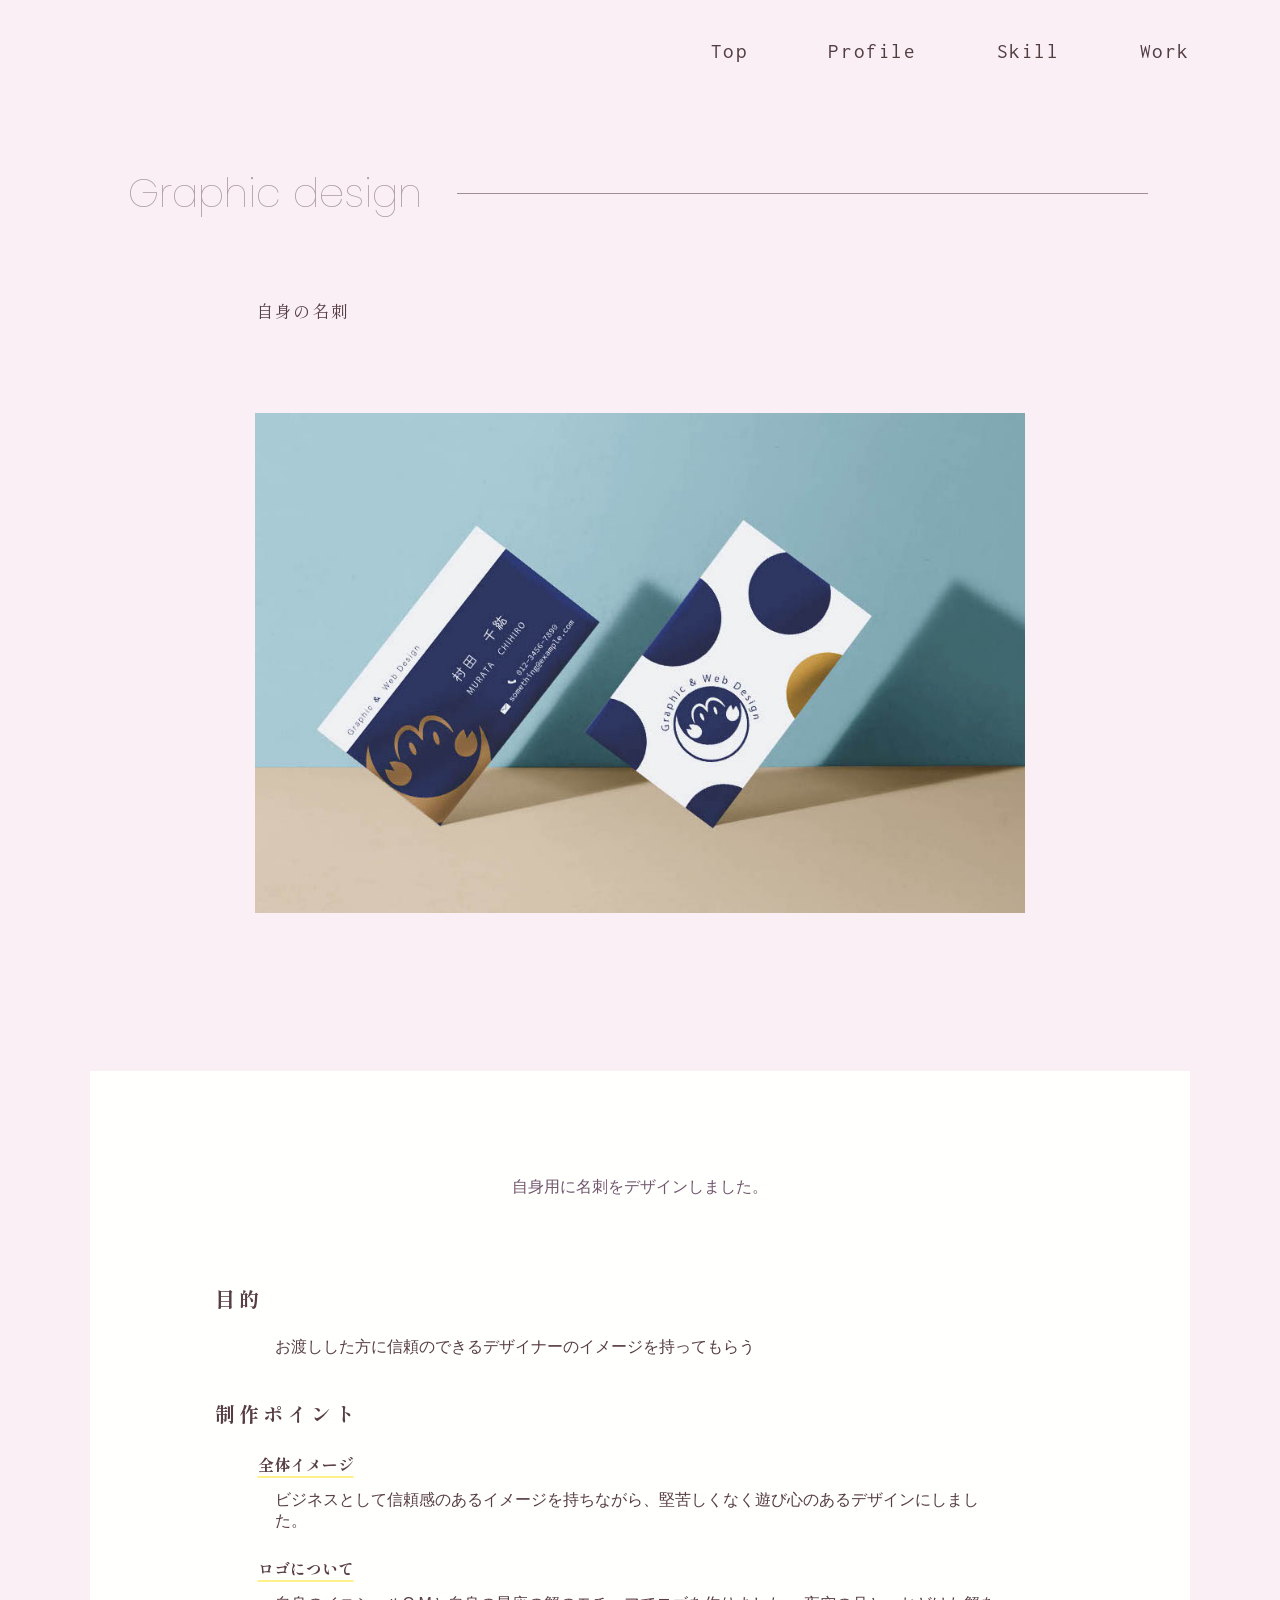
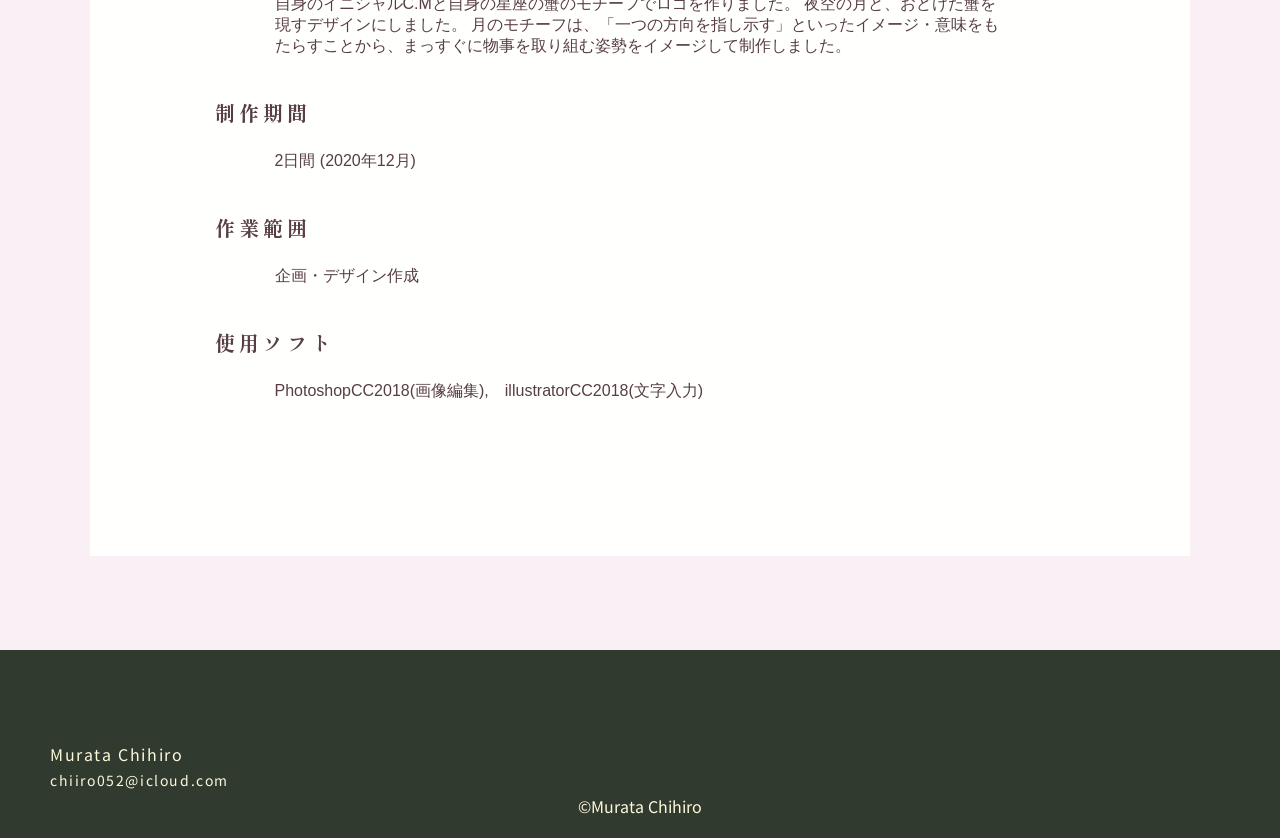
<file: portfolio-businesscard.html>
<!DOCTYPE html>
<html lang="ja">
<head>
    <meta charset="UTF-8">
    <meta http-equiv="X-UA-Compatible" content="IE=edge">
    <meta name="viewport" content="width=device-width, initial-scale=1.0">
    <title>Chihiro's Portfolio</title>
    <link rel="shortcut icon" href="img/C-icon.svg" type="image/svg+xml">
    <link href="https://fonts.googleapis.com/css2?family=Montserrat:wght@100&family=Noto+Sans+JP:wght@100&family=Montserrat:wght@100&family=Poppins:wght@200&family=Inconsolata:wght@500&family=Shippori+Mincho:wght@400&display=swap" rel="stylesheet">
     <link rel="stylesheet" href="portfolio.css">
</head>
<body id="businesscard" class="portfolio-body portfolio-graphicdesign-body">
    <header>
        <div class="nav-wrapper">
            <nav class="header-nav">
                <ul class="nav-list">
                    <li class="nav-item"><a href="index.html#index">Top</a></li>
                    <li class="nav-item"><a href="index.html#profile">Profile</a></li>
                    <li class="nav-item"><a href="index.html#skill">Skill</a></li>
                    <li class="nav-item"><a href="index.html#work">Work</a></li>
                </ul>
            </nav>
        </div>
        <!--ハンバーガーメニュー-->
        <div class="bar_nav-wrapper">
            <nav class="bar_header-nav">
                <ul class="bar_nav-list">
                    <li class="bar_nav-item"><a href="index.html">Home</a></li>
                    <li class="bar_nav-item"><a href="index.html#profile">Profile</a></li>
                    <li class="bar_nav-item"><a href="index.html#skill">Skill</a></li>
                    <li class="bar_nav-item">
                        <a class="bar_nav-item-work-parent" href="index.html#work">Work</a>
                        <dl>
                            <dt><a class="bar_nav-item-work-child" href="index.html#webdesign">- Web Design -</a></dt>
                                <dd ><a class="bar_nav-item-work-child-child" href="portfolio-webdojo.html">Web school site</a></dd>
                                <dd ><a class="bar_nav-item-work-child-child" href="portfolio-portfoliosite.html">portfolio site</a></dd>
                                <dd ><a class="bar_nav-item-work-child-child" href="tatamistore.html">Tatami store site</a></dd>
                        
                        <dt><a class="bar_nav-item-work-child" href="index.html#graphicdesign">- Graphic Design -</a></dt>
                        <dd><a class="bar_nav-item-work-child-child" href="portfolio-businesscard.html">Businesscard</a></dd>
                        <dd><a class="bar_nav-item-work-child-child" href="portfolio-postcard.html">Postcard</a></dd>
                        <dd><a class="bar_nav-item-work-child-child" href="portfolio-package.html">Package</a></dd>
                        <dd><a class="bar_nav-item-work-child-child" href="portfolio-flyer.html">Flyer</a></dd>
                    </dl>
                    </li>
                
        </div>
                <!--  /ナビ表示時 ナビの外をクリックしたら閉じるようにする用 -->
                <span class="nav_bg"></span>
        <div class="burger-wrapper">
            <div class="burger-btn">
                <span class="bars">
                    <span class="bar bar-top"></span>
                    <span class="bar bar-mid"></span>
                    <span class="bar bar-bottom"></span>
                </span>
            </div>
        </div>
        </header>
    <main>
        <h2 class="category">Graphic design</h2>
        <h3>自身の名刺</h3>
        <div class="main-image"><img src="img/businesscard-mockup.jpg" alt="架空サイトウェブ道場のファーストビュー">
        </div>
        <div class="portfolio-content-wrapper">
            <p class="intro-sentence alignCenter">
                自身用に名刺をデザインしました。
            </p>
                <div class="portfolio-content">
                    
                        
                    <h4>目的</h4>
                        <p>お渡しした方に信頼のできるデザイナーのイメージを持ってもらう</p>
                        

                    <h4>制作ポイント</h4>
                        <h5>全体イメージ</h5>
                            <p>
                                ビジネスとして信頼感のあるイメージを持ちながら、堅苦しくなく遊び心のあるデザインにしました。
                            </p>
                        <h5>ロゴについて</h5>
                        <p>
                            自身のイニシャルC.Mと自身の星座の蟹のモチーフでロゴを作りました。
                            夜空の月と、おどけた蟹を現すデザインにしました。
                            月のモチーフは、「一つの方向を指し示す」といったイメージ・意味をもたらすことから、まっすぐに物事を取り組む姿勢をイメージして制作しました。
                        </p>
                        
                    <h4>制作期間</h4>
                            <p>2日間 (2020年12月)</p>
                    <h4>作業範囲</h4>
                            <p>企画・デザイン作成</p>
                    <h4>使用ソフト</h4>
                            <p> PhotoshopCC2018(画像編集),　illustratorCC2018(文字入力) </p>
                        
        </div>
         <!--上に戻るボタン-->
         <p class="link-top-btn"><img src="img/topbtn.png" alt=""></p>
    </main>
    
    <footer>
        <div class="footer-contact">
            <p>Murata Chihiro</p>
            <p class="footer-email">chiiro052@icloud.com</p>
        </div>
        <p class="copyright"><small>&copy;Murata Chihiro</small></p>
    </footer>
    <script type="text/javascript" src="http://ajax.googleapis.com/ajax/libs/jquery/1.9.1/jquery.min.js"></script>
    <script type="text/javascript" src="script.js"></script></footer>
</body>
</html>
</file>
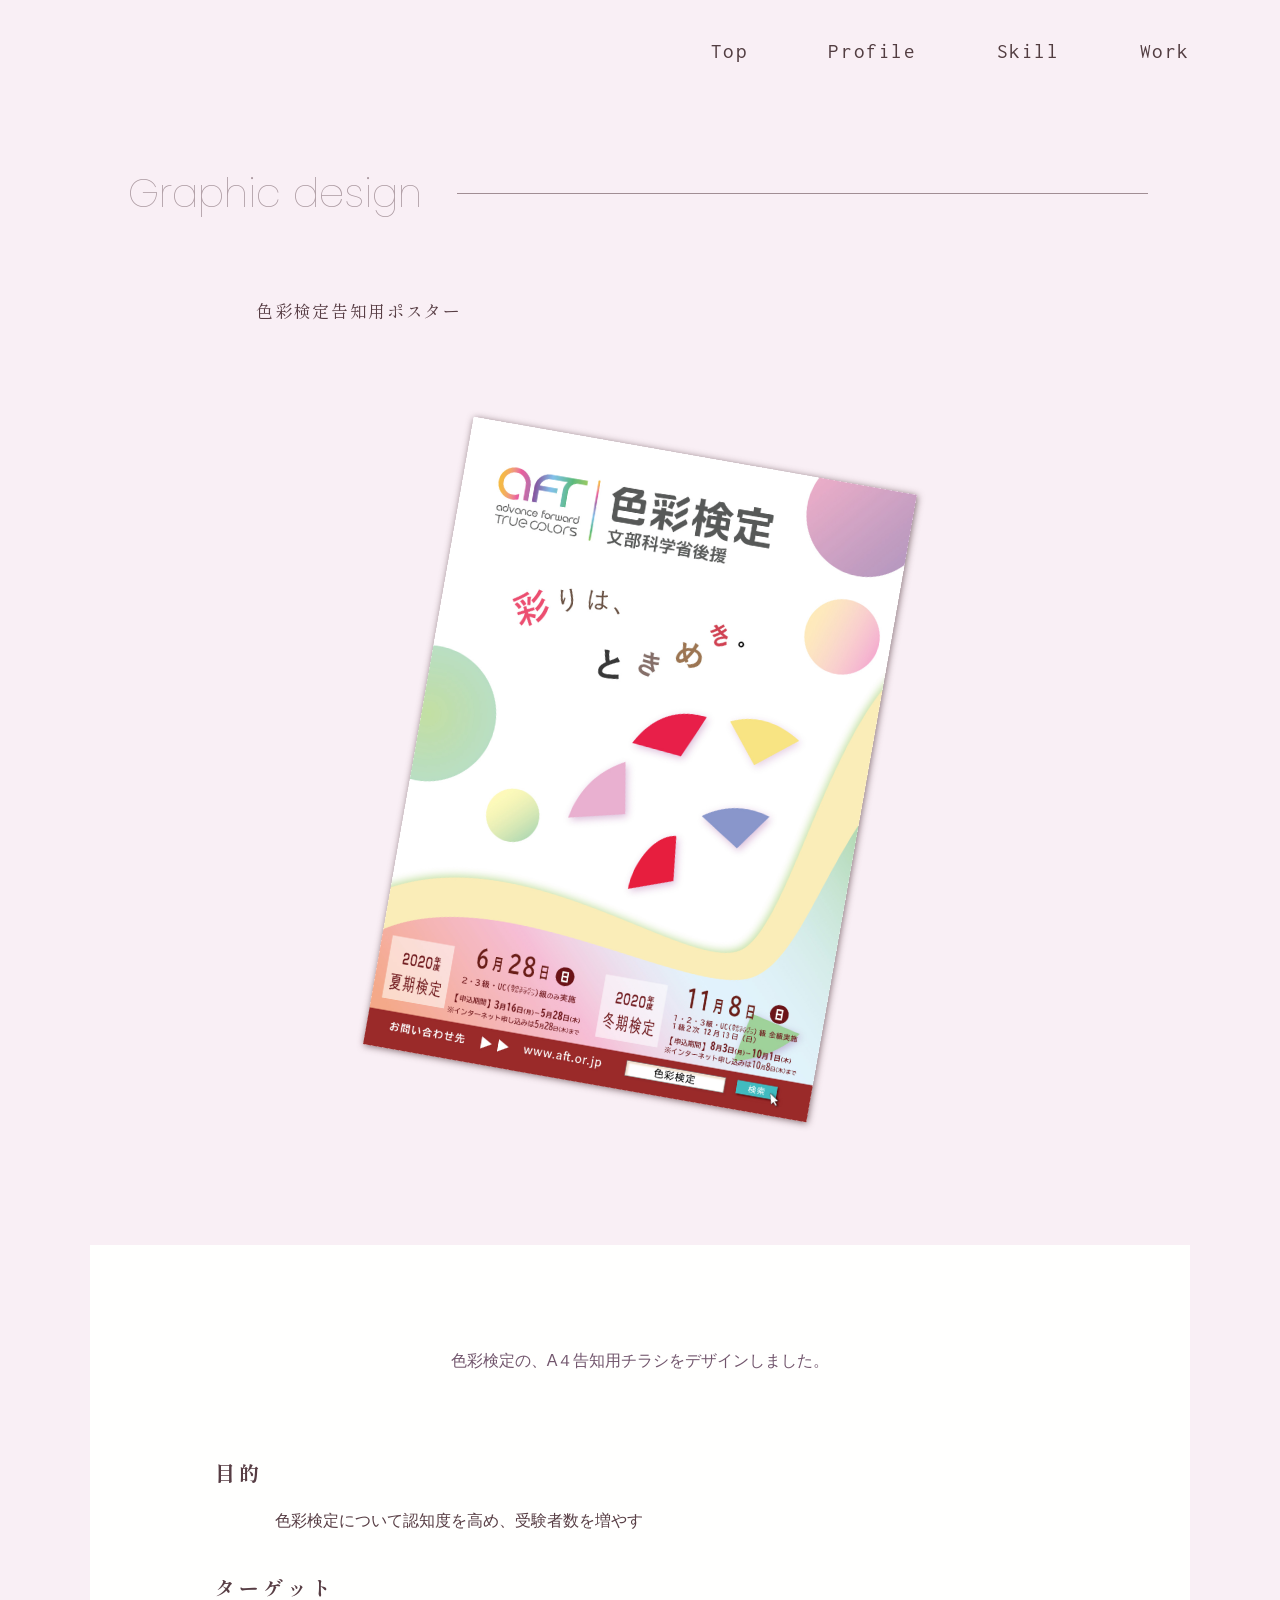
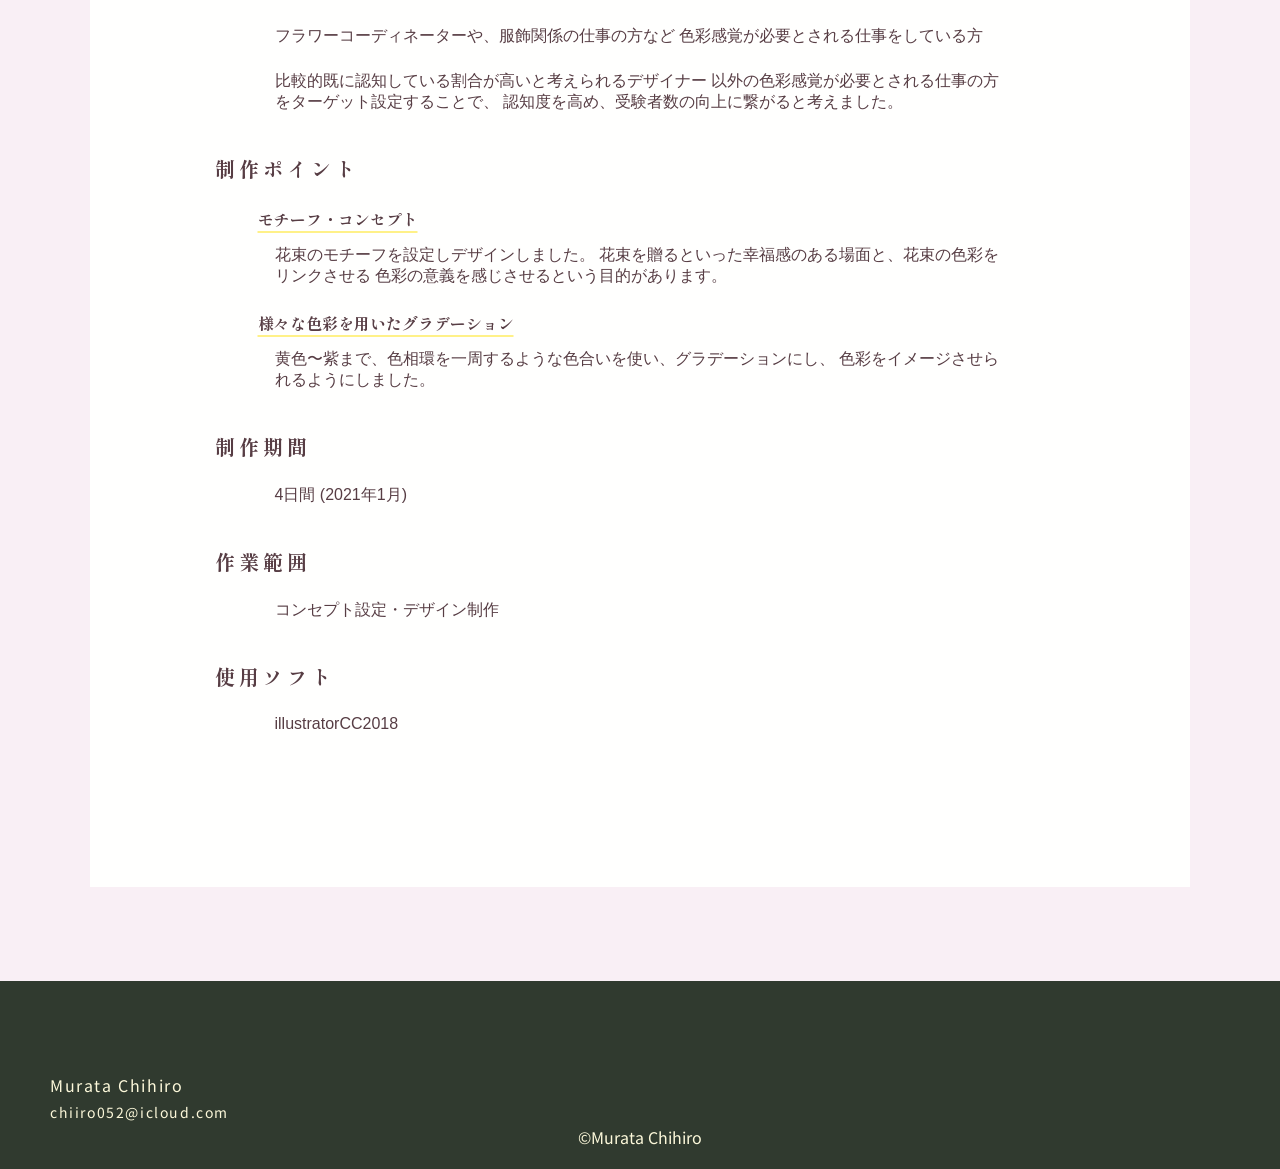
<file: portfolio-flyer.html>
<!DOCTYPE html>
<html lang="ja">
<head>
    <meta charset="UTF-8">
    <meta http-equiv="X-UA-Compatible" content="IE=edge">
    <meta name="viewport" content="width=device-width, initial-scale=1.0">
    <title>Chihiro's Portfolio</title>
    <link rel="shortcut icon" href="img/C-icon.svg" type="image/svg+xml">
    <link href="https://fonts.googleapis.com/css2?family=Montserrat:wght@100&family=Noto+Sans+JP:wght@100&family=Montserrat:wght@100&family=Poppins:wght@200&family=Inconsolata:wght@500&family=Shippori+Mincho:wght@400&display=swap" rel="stylesheet">
    <link rel="stylesheet" href="portfolio.css">
</head>
<body id="flyer" class="portfolio-body  portfolio-graphicdesign-body">
    <header>
        <div class="nav-wrapper">
            <nav class="header-nav">
                <ul class="nav-list">
                    <li class="nav-item"><a href="index.html#index">Top</a></li>
                    <li class="nav-item"><a href="index.html#profile">Profile</a></li>
                    <li class="nav-item"><a href="index.html#skill">Skill</a></li>
                    <li class="nav-item"><a href="index.html#work">Work</a></li>
                </ul>
            </nav>
        </div>
        <!--ハンバーガーメニュー-->
        <div class="bar_nav-wrapper">
            <nav class="bar_header-nav">
                <ul class="bar_nav-list">
                    <li class="bar_nav-item"><a href="index.html">Home</a></li>
                    <li class="bar_nav-item"><a href="index.html#profile">Profile</a></li>
                    <li class="bar_nav-item"><a href="index.html#skill">Skill</a></li>
                    <li class="bar_nav-item">
                        <a class="bar_nav-item-work-parent" href="index.html#work">Work</a>
                        <dl>
                            <dt><a class="bar_nav-item-work-child" href="index.html#webdesign">- Web Design -</a></dt>
                                <dd ><a class="bar_nav-item-work-child-child" href="portfolio-webdojo.html">Web school site</a></dd>
                                <dd ><a class="bar_nav-item-work-child-child" href="portfolio-portfoliosite.html">portfolio site</a></dd>
                                <dd ><a class="bar_nav-item-work-child-child" href="tatamistore.html">Tatami store site</a></dd>
                            
                            <dt><a class="bar_nav-item-work-child" href="index.html#graphicdesign">- Graphic Design -</a></dt>
                                <dd><a class="bar_nav-item-work-child-child" href="portfolio-businesscard.html">Businesscard</a></dd>
                                <dd><a class="bar_nav-item-work-child-child" href="portfolio-postcard.html">Postcard</a></dd>
                                <dd><a class="bar_nav-item-work-child-child" href="portfolio-package.html">Package</a></dd>
                                <dd><a class="bar_nav-item-work-child-child" href="portfolio-flyer.html">Flyer</a></dd>
                    </dl>
                    </li>
                </ul>
            </nav>
        </div>
                
            <!--  /ナビ表示時 ナビの外をクリックしたら閉じるようにする用 -->
                <span class="nav_bg"></span>
        <div class="burger-wrapper">
            <div class="burger-btn">
                <span class="bars">
                    <span class="bar bar-top"></span>
                    <span class="bar bar-mid"></span>
                    <span class="bar bar-bottom"></span>
                </span>
            </div>
        </div>
        </header>
    <main>
        <h2 class="category">Graphic design</h2>
        <h3>色彩検定告知用ポスター</h3>
        <p class="main-image"><img src="img/shikisaikenteiflyer-cm.jpg" alt="架空サイトウェブ道場のファーストビュー"></p>
        <div class="portfolio-content-wrapper">
            <p class="intro-sentence alignCenter">
                色彩検定の、A４告知用チラシをデザインしました。
            </p>
                <div class="portfolio-content">
                    
                        
                    <h4>目的</h4>
                        <p>色彩検定について認知度を高め、受験者数を増やす</p>
                        
                        <h4>ターゲット</h4>
                            <p>フラワーコーディネーターや、服飾関係の仕事の方など
                                色彩感覚が必要とされる仕事をしている方</p>
                            <p>
                                比較的既に認知している割合が高いと考えられるデザイナー
                                以外の色彩感覚が必要とされる仕事の方をターゲット設定することで、
                                認知度を高め、受験者数の向上に繋がると考えました。
                            </p>
                        

                    <h4>制作ポイント</h4>
                        <h5>モチーフ・コンセプト</h5>
                            <p>
                                花束のモチーフを設定しデザインしました。
                                花束を贈るといった幸福感のある場面と、花束の色彩をリンクさせる
                                色彩の意義を感じさせるという目的があります。
                             </p>
                        <h5>様々な色彩を用いたグラデーション</h5>
                        <p>
                            黄色〜紫まで、色相環を一周するような色合いを使い、グラデーションにし、
                            色彩をイメージさせられるようにしました。
                        </p>
                        
                    <h4>制作期間</h4>
                            <p>4日間 (2021年1月)</p>
                    <h4>作業範囲</h4>
                            <p>コンセプト設定・デザイン制作</p>
                    <h4>使用ソフト</h4>
                            <p> illustratorCC2018</p>
                            
        </div>
         <!--上に戻るボタン-->
         <p class="link-top-btn"><img src="img/topbtn.png" alt=""></p>
    </main>
    
    <footer>
        <div class="footer-contact">
            <p>Murata Chihiro</p>
            <p class="footer-email">chiiro052@icloud.com</p>
        </div>
        <p class="copyright"><small>&copy;Murata Chihiro</small></p>
    </footer>
    <script type="text/javascript" src="http://ajax.googleapis.com/ajax/libs/jquery/1.9.1/jquery.min.js"></script>
    <script type="text/javascript" src="script.js"></script></footer>
</body>
</html>
</file>
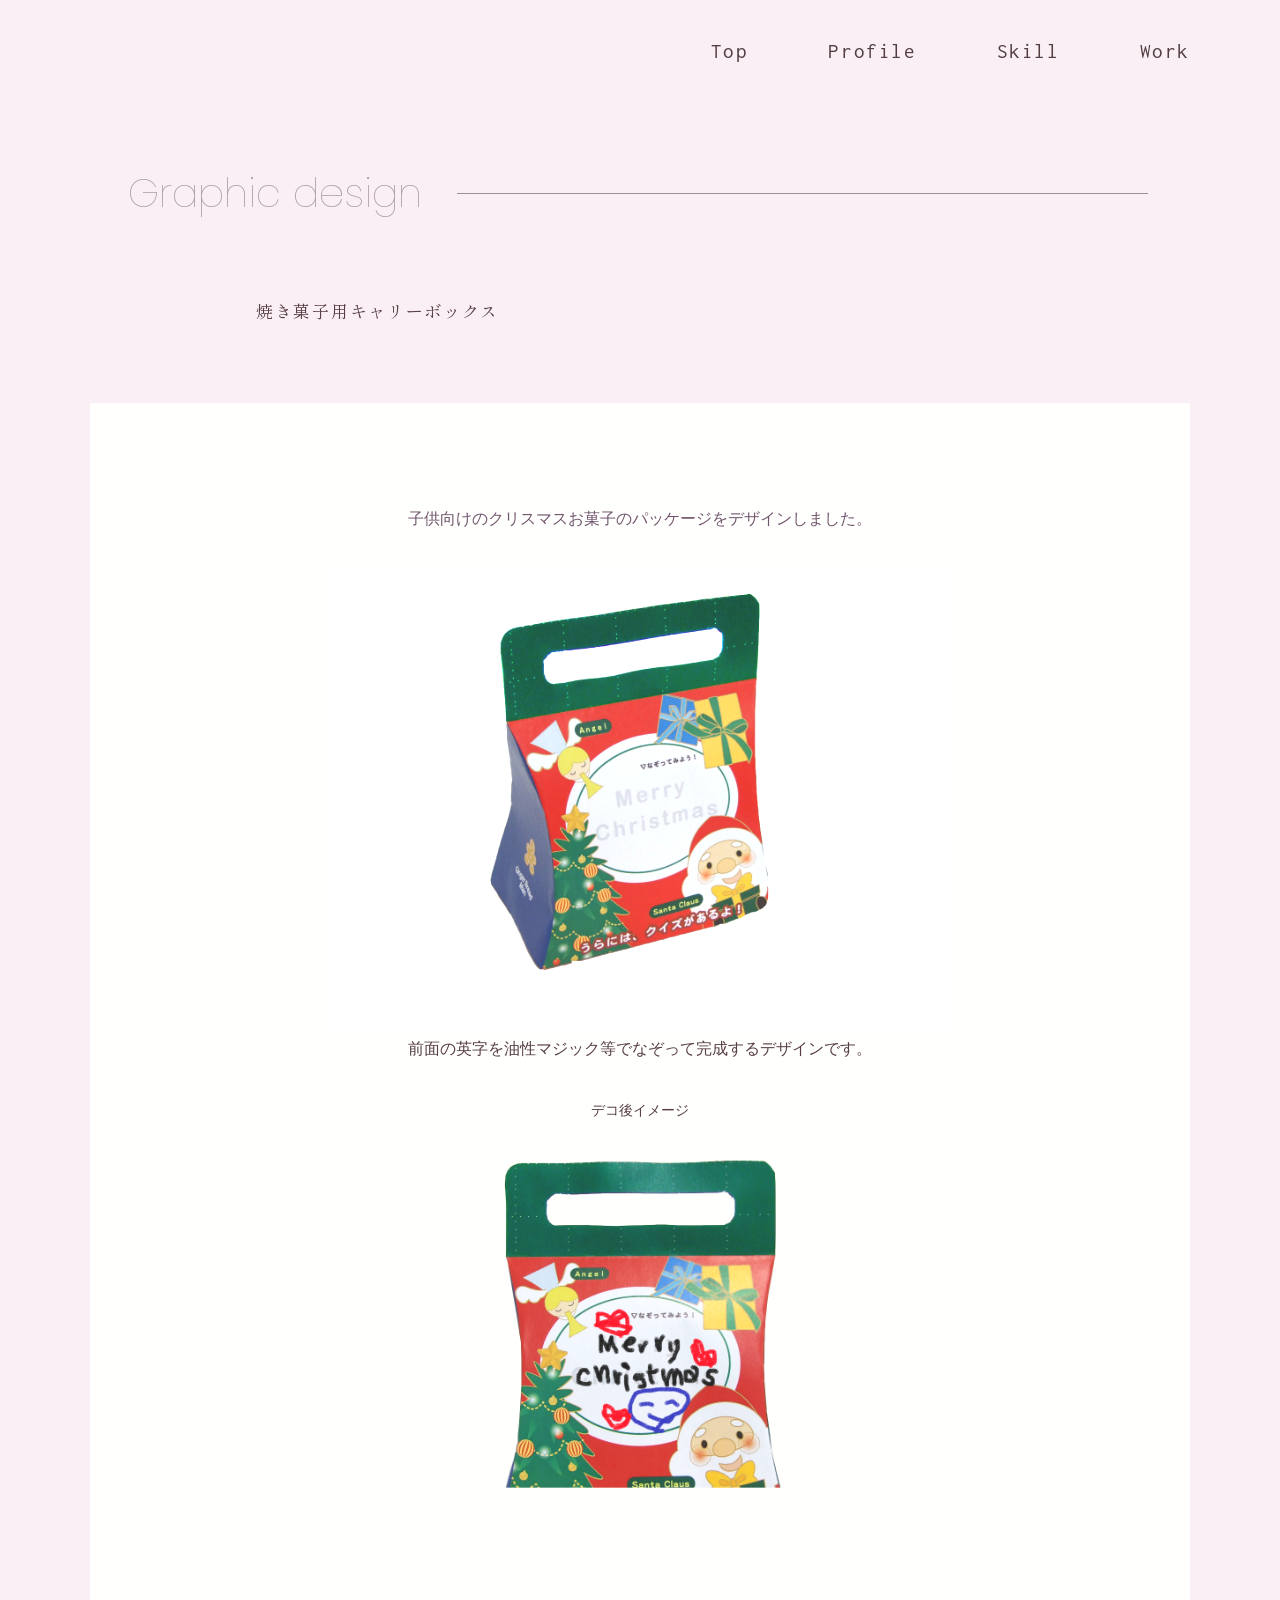
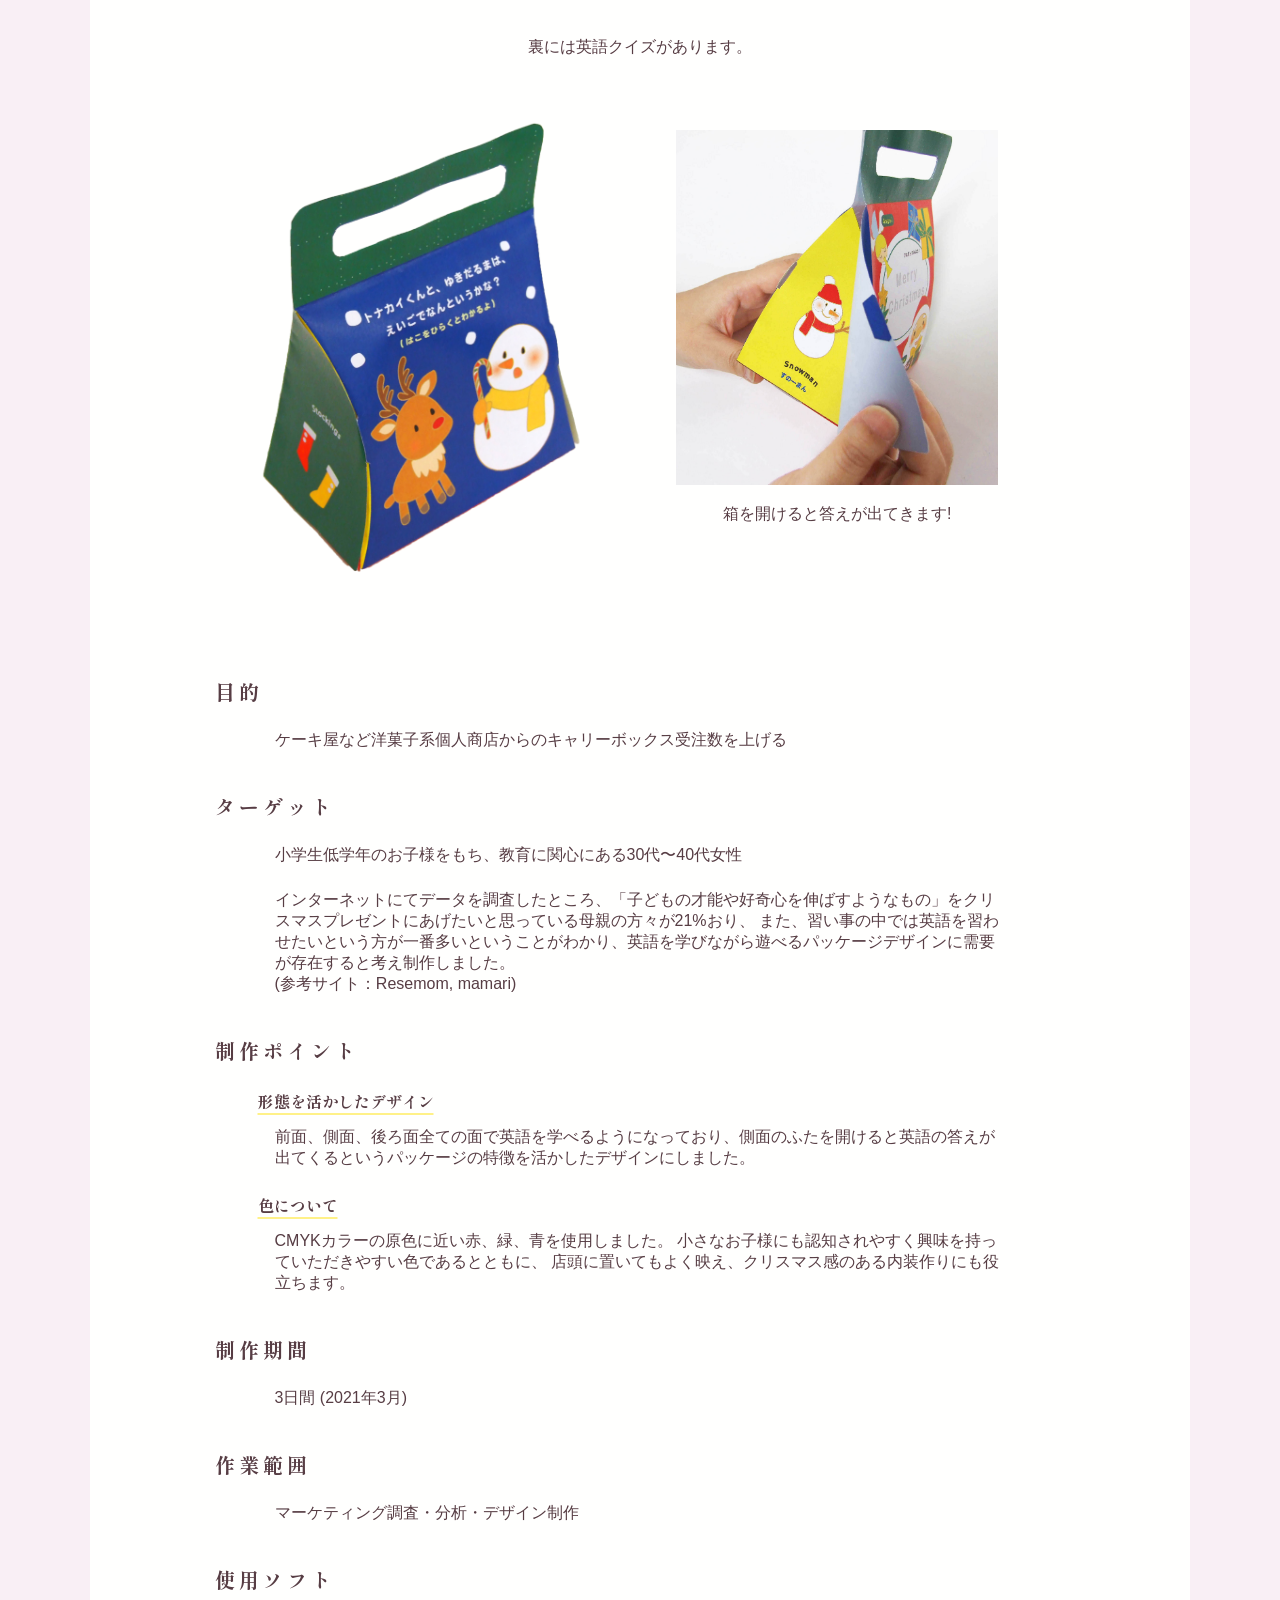
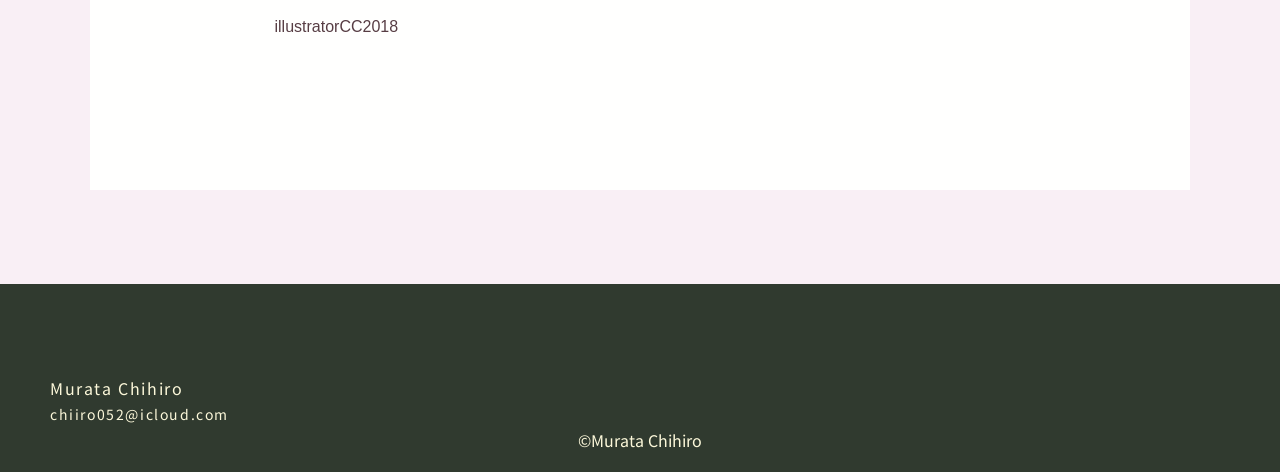
<file: portfolio-package.html>
<!DOCTYPE html>
<html lang="ja">
<head>
    <meta charset="UTF-8">
    <meta http-equiv="X-UA-Compatible" content="IE=edge">
    <meta name="viewport" content="width=device-width, initial-scale=1.0">
    <title>Chihiro's Portfolio</title>
    <link rel="shortcut icon" href="img/C-icon.svg">
    <link rel="preconnect" href="https://fonts.googleapis.com">
    <link rel="preconnect" href="https://fonts.gstatic.com" crossorigin>
    <link href="https://fonts.googleapis.com/css2?family=Inconsolata:wght@500&family=Noto+Sans+JP:wght@100&family=Poppins:wght@100;200&family=Shippori+Mincho&display=swap" rel="stylesheet">
    <link rel="stylesheet" href="portfolio.css">
</head>
<body id="package" class="portfolio-body  portfolio-graphicdesign-body">
    <header>
        <div class="nav-wrapper">
            <nav class="header-nav">
                <ul class="nav-list">
                    <li class="nav-item"><a href="index.html#index">Top</a></li>
                    <li class="nav-item"><a href="index.html#profile">Profile</a></li>
                    <li class="nav-item"><a href="index.html#skill">Skill</a></li>
                    <li class="nav-item"><a href="index.html#work">Work</a></li>
                </ul>
            </nav>
        </div>
        <!--ハンバーガーメニュー-->
        <div class="bar_nav-wrapper">
            <nav class="bar_header-nav">
                <ul class="bar_nav-list">
                    <li class="bar_nav-item"><a href="index.html">Home</a></li>
                    <li class="bar_nav-item"><a href="index.html#profile">Profile</a></li>
                    <li class="bar_nav-item"><a href="index.html#skill">Skill</a></li>
                    <li class="bar_nav-item">
                        <a class="bar_nav-item-work-parent" href="index.html#work">Work</a>
                        <dl>
                            <dt><a class="bar_nav-item-work-child" href="index.html#webdesign">- Web Design -</a></dt>
                                <dd ><a class="bar_nav-item-work-child-child" href="portfolio-webdojo.html">Web school site</a></dd>
                                <dd ><a class="bar_nav-item-work-child-child" href="portfolio-portfoliosite.html">portfolio site</a></dd>
                                <dd ><a class="bar_nav-item-work-child-child" href="tatamistore.html">Tatami store site</a></dd>
                        
                        <dt><a class="bar_nav-item-work-child" href="index.html#graphicdesign">- Graphic Design -</a></dt>
                        <dd><a class="bar_nav-item-work-child-child" href="portfolio-businesscard.html">Businesscard</a></dd>
                        <dd><a class="bar_nav-item-work-child-child" href="portfolio-postcard.html">Postcard</a></dd>
                        <dd><a class="bar_nav-item-work-child-child" href="portfolio-package.html">Package</a></dd>
                        <dd><a class="bar_nav-item-work-child-child" href="portfolio-flyer.html">Flyer</a></dd>
                    </dl>
                    </li>
                
        </div>
        <!--  /ナビ表示時 ナビの外をクリックしたら閉じるようにする用 -->
        <span class="nav_bg"></span>
        <div class="burger-wrapper">
            <div class="burger-btn">
                <span class="bars">
                    <span class="bar bar-top"></span>
                    <span class="bar bar-mid"></span>
                    <span class="bar bar-bottom"></span>
                </span>
            </div>
        </div>
        </header>
    <main>
        <h2 class="category">Graphic design</h2>
        <h3>焼き菓子用キャリーボックス</h3>
        <div class="portfolio-content-wrapper">
            <div class="package-desc">
                <p class="intro-sentence alignCenter">
                    子供向けのクリスマスお菓子のパッケージをデザインしました。
                </p>
                <p class="wrapper-img-package-front"><img  class="img-package-front-normal" src="img/package-base.jpg" alt=""></p>
                <p>前面の英字を油性マジック等でなぞって完成するデザインです。</p>
                <p class="package-caption">デコ後イメージ</p>
                <p class="wrapper-img-package-front"><img class="img-package-front-decoration" src="img/package-decoration.png" alt=""></p>
            <p class="reverse-desc">裏には英語クイズがあります。</p>
            <div class="package-reverse-side-wrapper">
                <p class="wrapper-img-package-reverse"><img src="img/package-reverse.png" alt=""></p>
                <div class="wrapper-img-package-side">
                    <p><img src="img/package-side-open.jpg" alt=""></p>
                    <p class="package-side-desc">箱を開けると答えが出てきます!</p>
                </div>
            </div>
        </div>
                <div class="portfolio-content">
                    
                        
                    <h4>目的</h4>
                        <p>ケーキ屋など洋菓子系個人商店からのキャリーボックス受注数を上げる</p>
                        
                        <h4>ターゲット</h4>
                            <p>小学生低学年のお子様をもち、教育に関心にある30代〜40代女性</p>
                            <p>
                                インターネットにてデータを調査したところ、「子どもの才能や好奇心を伸ばすようなもの」をクリスマスプレゼントにあげたいと思っている母親の方々が21%おり、
                                また、習い事の中では英語を習わせたいという方が一番多いということがわかり、英語を学びながら遊べるパッケージデザインに需要が存在すると考え制作しました。<br>
                                (参考サイト：Resemom, mamari)
                             </p>
                        

                    <h4>制作ポイント</h4>
                        <h5>形態を活かしたデザイン</h5>
                            <p>
                                前面、側面、後ろ面全ての面で英語を学べるようになっており、側面のふたを開けると英語の答えが出てくるというパッケージの特徴を活かしたデザインにしました。
                             </p>
                        <h5>色について</h5>
                        <p>
                            CMYKカラーの原色に近い赤、緑、青を使用しました。
                            小さなお子様にも認知されやすく興味を持っていただきやすい色であるとともに、
                            店頭に置いてもよく映え、クリスマス感のある内装作りにも役立ちます。
                        </p>
                        
                    <h4>制作期間</h4>
                            <p>3日間 (2021年3月)</p>
                    <h4>作業範囲</h4>
                            <p>マーケティング調査・分析・デザイン制作</p>
                    <h4>使用ソフト</h4>
                            <p> illustratorCC2018</p>
                            
        </div>
         <!--上に戻るボタン-->
         <p class="link-top-btn"><img src="img/topbtn.png" alt=""></p>
    </main>
    
    <footer>
        <div class="footer-contact">
            <p>Murata Chihiro</p>
            <p class="footer-email">chiiro052@icloud.com</p>
        </div>
        <p class="copyright"><small>&copy;Murata Chihiro</small></p>
    </footer>
    <script type="text/javascript" src="http://ajax.googleapis.com/ajax/libs/jquery/1.9.1/jquery.min.js"></script>
    <script type="text/javascript" src="script.js"></script></footer>
</body>
</html>
</file>
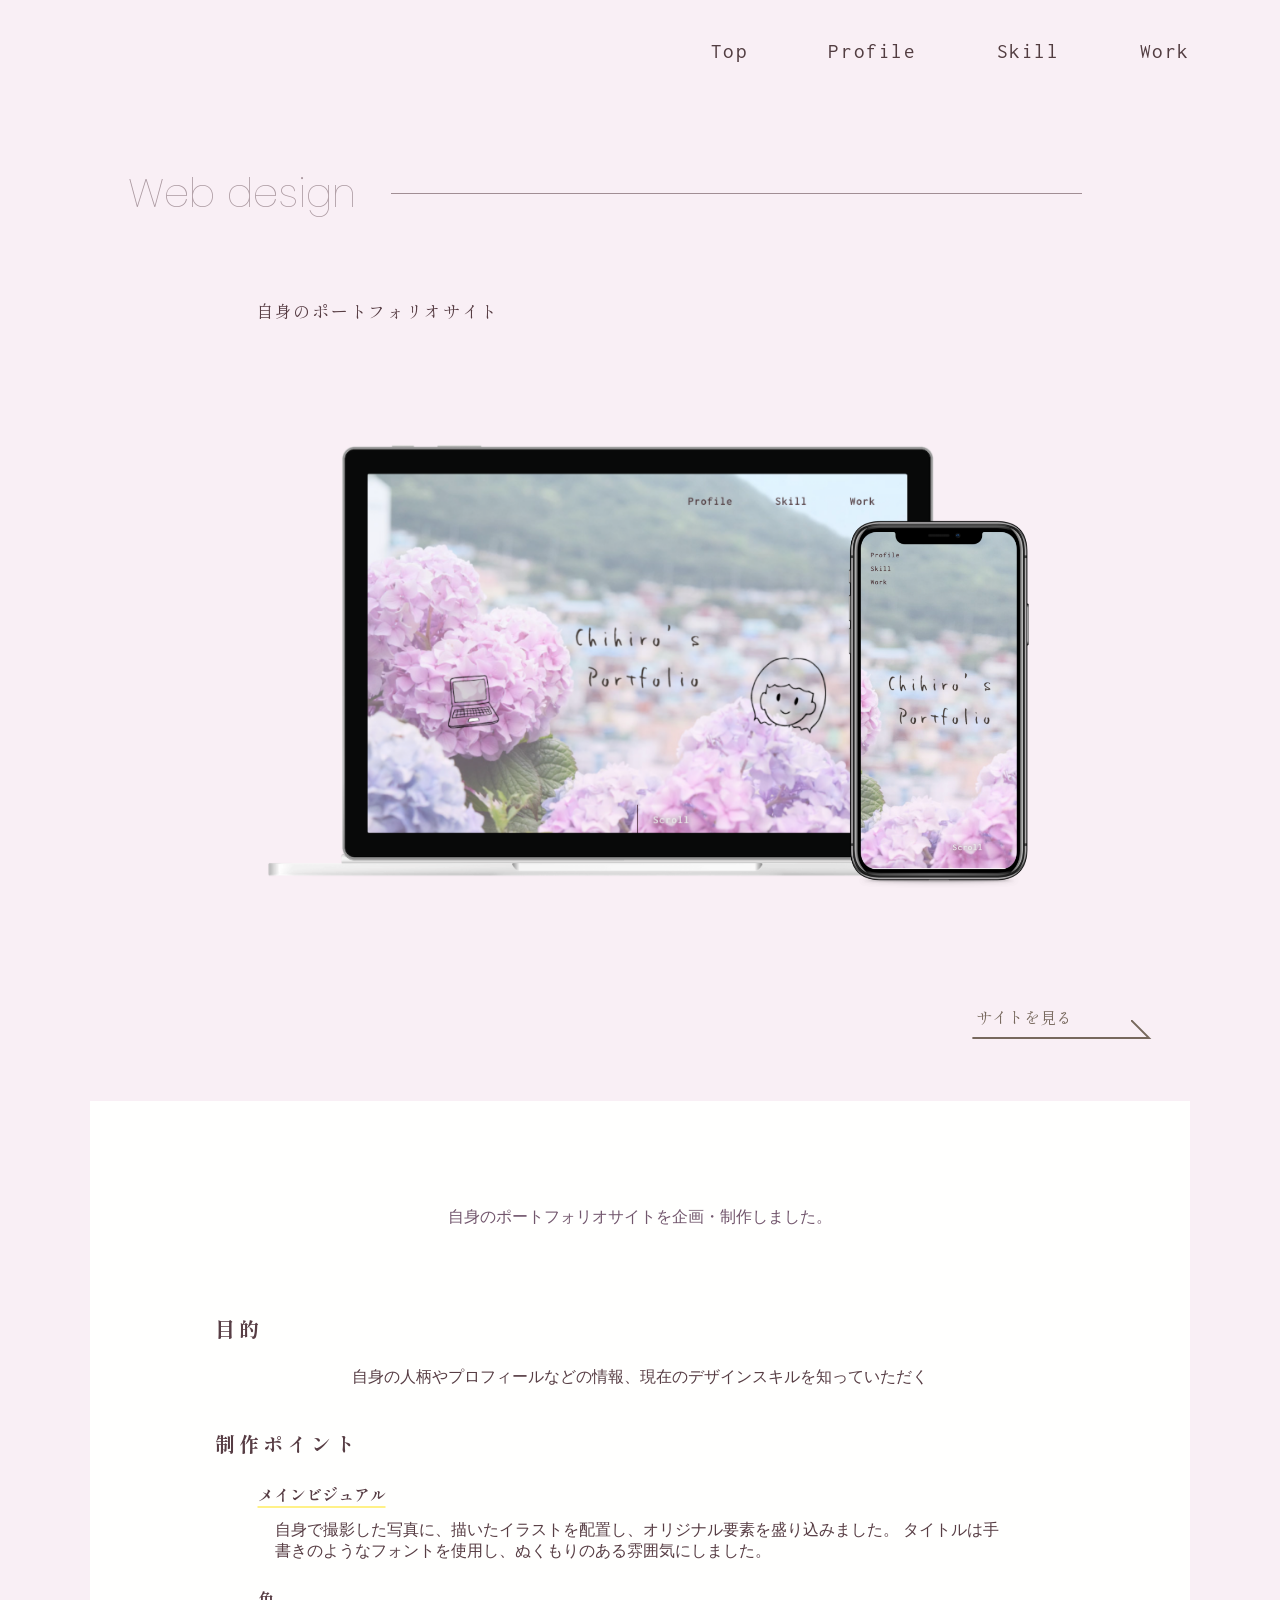
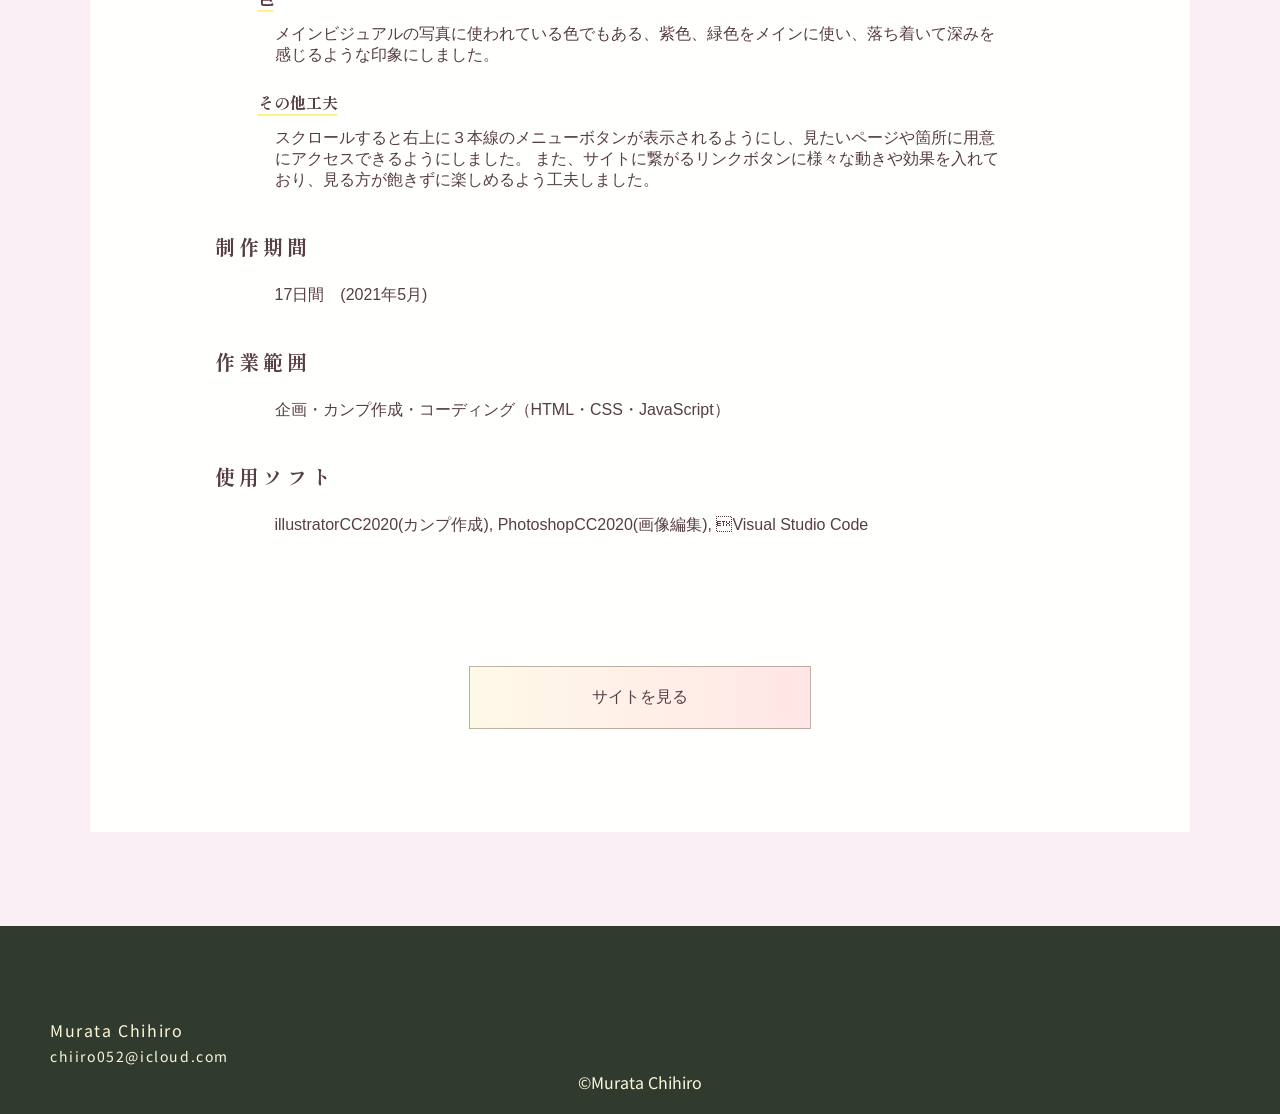
<file: portfolio-portfoliosite.html>
<!DOCTYPE html>
<html lang="ja">
<head>
    <meta charset="UTF-8">
    <meta http-equiv="X-UA-Compatible" content="IE=edge">
    <meta name="viewport" content="width=device-width, initial-scale=1.0">
    <title>Chihiro's Portfolio</title>
    <link rel="shortcut icon" href="img/C-icon.svg"  type="image/svg+xml">
    <link rel="preconnect" href="https://fonts.googleapis.com">
    <link rel="preconnect" href="https://fonts.gstatic.com" crossorigin>
    <link href="https://fonts.googleapis.com/css2?family=Inconsolata:wght@500&family=Noto+Sans+JP:wght@100&family=Poppins:wght@100;200&family=Shippori+Mincho&display=swap" rel="stylesheet">
    <link rel="stylesheet" href="portfolio.css">
</head>
<body id="portfoliosite" class="portfolio-body portfolio-webdesign-body">
    <header>
        <div class="nav-wrapper">
            <nav class="header-nav">
                <ul class="nav-list">
                    <li class="nav-item"><a href="index.html#index">Top</a></li>
                    <li class="nav-item"><a href="index.html#profile">Profile</a></li>
                    <li class="nav-item"><a href="index.html#skill">Skill</a></li>
                    <li class="nav-item"><a href="index.html#work">Work</a></li>
                </ul>
            </nav>
        </div>
        <!--ハンバーガーメニュー-->
        <div class="bar_nav-wrapper">
            <nav class="bar_header-nav">
                <ul class="bar_nav-list">
                    <li class="bar_nav-item"><a href="index.html">Home</a></li>
                    <li class="bar_nav-item"><a href="index.html#profile">Profile</a></li>
                    <li class="bar_nav-item"><a href="index.html#skill">Skill</a></li>
                    <li class="bar_nav-item">
                        <a class="bar_nav-item-work-parent" href="index.html#work">Work</a>
                        <dl>
                            <dt><a class="bar_nav-item-work-child" href="index.html#webdesign">- Web Design -</a></dt>
                                <dd ><a class="bar_nav-item-work-child-child" href="portfolio-webdojo.html">Web school site</a></dd>
                                <dd ><a class="bar_nav-item-work-child-child" href="portfolio-portfoliosite.html">portfolio site</a></dd>
                                <dd ><a class="bar_nav-item-work-child-child" href="tatamistore.html">Tatami store site</a></dd>
                        
                            <dt><a class="bar_nav-item-work-child" href="index.html#graphicdesign">- Graphic Design -</a></dt>
                                <dd><a class="bar_nav-item-work-child-child" href="portfolio-businesscard.html">Businesscard</a></dd>
                                <dd><a class="bar_nav-item-work-child-child" href="portfolio-postcard.html">Postcard</a></dd>
                                <dd><a class="bar_nav-item-work-child-child" href="portfolio-package.html">Package</a></dd>
                                <dd><a class="bar_nav-item-work-child-child" href="portfolio-flyer.html">Flyer</a></dd>
                        </dl>
                    </li>
                
        </div>
         <!--  /ナビ表示時 ナビの外をクリックしたら閉じるようにする用 -->
          <span class="nav_bg"></span>
        <div class="burger-wrapper">
            <div class="burger-btn">
                <span class="bars">
                    <span class="bar bar-top"></span>
                    <span class="bar bar-mid"></span>
                    <span class="bar bar-bottom"></span>
                </span>
            </div>
        </div>
    </header>
    <main>
        <h2 class="category">Web design</h2>
        <h3>自身のポートフォリオサイト</h3>
        <p class="main-image wrapper-main-image-portfoliosite">
            <img class="webdesign-mockup-img-PC" src="img/shotsnapp-portfolio-surface.png" alt="自身のポートフォリオサイトのファーストビュー">
            <img class="webdesign-mockup-img-SP" src="img/shotsnapp-portfolio_iPhoneXpng.png">
        </p>
        <a href="index.html"><p class="link-site-before-content">サイトを見る</p>
        <div class="portfolio-content-wrapper">
            <p class="intro-sentence alignCenter">自身のポートフォリオサイトを企画・制作しました。
            </p>
                <div class="portfolio-content">
                 
                    <h4>目的</h4>
                        <p class="alignCenter">自身の人柄やプロフィールなどの情報、現在のデザインスキルを知っていただく</p>

                    <h4>制作ポイント</h4>
                        <h5>メインビジュアル</h5>
                            <p>自身で撮影した写真に、描いたイラストを配置し、オリジナル要素を盛り込みました。
                                タイトルは手書きのようなフォントを使用し、ぬくもりのある雰囲気にしました。</p>
                        <h5>色</h5>
                        <p>メインビジュアルの写真に使われている色でもある、紫色、緑色をメインに使い、落ち着いて深みを感じるような印象にしました。</p>
                        <h5>その他工夫</h5>
                            <p>
                                スクロールすると右上に３本線のメニューボタンが表示されるようにし、見たいページや箇所に用意にアクセスできるようにしました。
                                また、サイトに繋がるリンクボタンに様々な動きや効果を入れており、見る方が飽きずに楽しめるよう工夫しました。
                                 </p>
                    <h4>制作期間</h4>
                            <p>17日間　(2021年5月)</p>
                    <h4>作業範囲</h4>
                            <p>企画・カンプ作成・コーディング（HTML・CSS・JavaScript）</p>
                    <h4>使用ソフト</h4>
                            <p>illustratorCC2020(カンプ作成), PhotoshopCC2020(画像編集), Visual Studio Code </p>
                            
                    
                           <a href="https://jcgjgh5qh5-code.github.io/sample-webdojo/"> 
                            <div class="link-site-after-content">サイトを見る</div>
                        </a>
        </div>
         <!--上に戻るボタン-->
         <p class="link-top-btn"><img src="img/topbtn.png" alt=""></p>
    </main>
    
    <footer>
        <div class="footer-contact">
            <p>Murata Chihiro</p>
            <p class="footer-email">chiiro052@icloud.com</p>
        </div>
        <p class="copyright"><small>&copy;Murata Chihiro</small></p>
    </footer>
    <script type="text/javascript" src="http://ajax.googleapis.com/ajax/libs/jquery/1.9.1/jquery.min.js"></script>
    <script type="text/javascript" src="script.js"></script></footer>
</body>
</html>
</file>
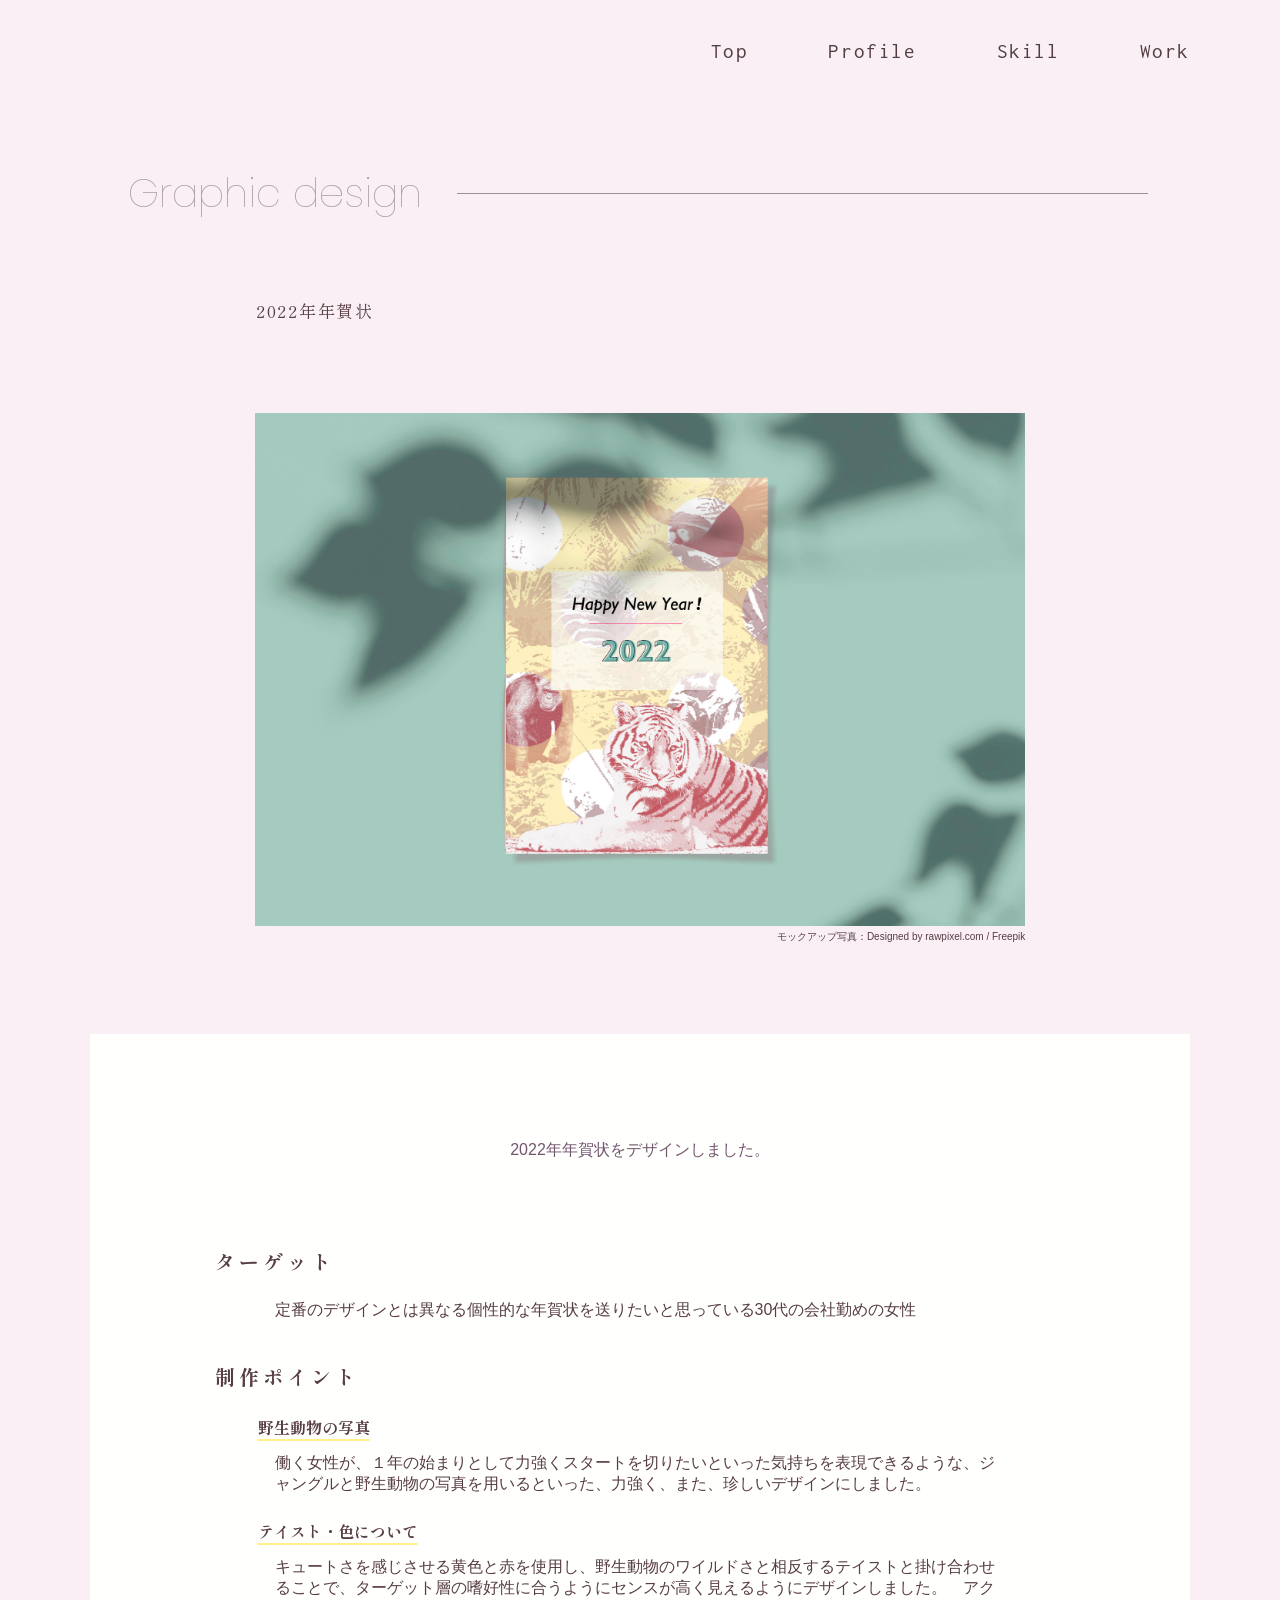
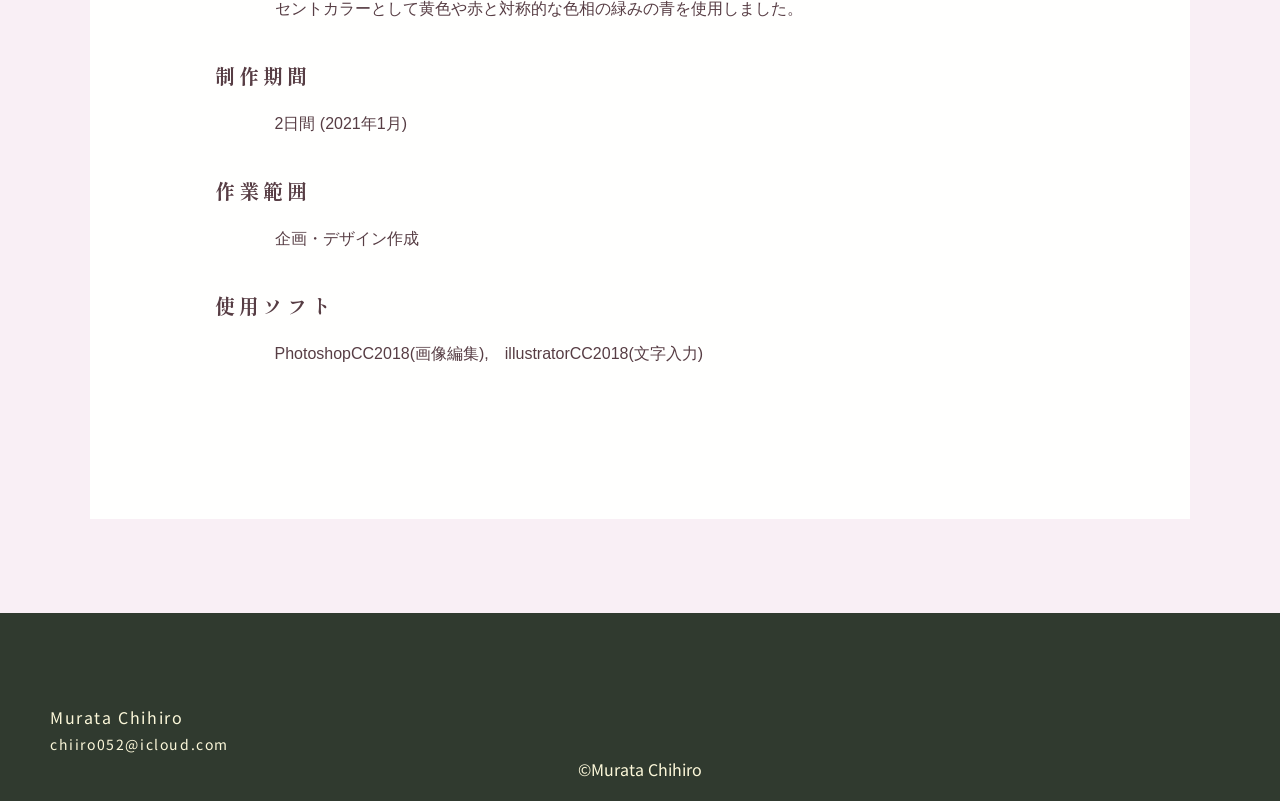
<file: portfolio-postcard.html>
<!DOCTYPE html>
<html lang="ja">
<head>
    <meta charset="UTF-8">
    <meta http-equiv="X-UA-Compatible" content="IE=edge">
    <meta name="viewport" content="width=device-width, initial-scale=1.0">
    <title>Chihiro's Portfolio</title>
    <link rel="shortcut icon" href="img/C-icon.svg"　type="image/svg+xml">
    <link rel="preconnect" href="https://fonts.googleapis.com">
    <link rel="preconnect" href="https://fonts.gstatic.com" crossorigin>
    <link href="https://fonts.googleapis.com/css2?family=Inconsolata:wght@500&family=Noto+Sans+JP:wght@100&family=Poppins:wght@100;200&family=Shippori+Mincho&display=swap" rel="stylesheet">
    <link rel="stylesheet" href="portfolio.css">
</head>
<body id="postcard" class="portfolio-body portfolio-graphicdesign-body">
    <header>
        <div class="nav-wrapper">
            <nav class="header-nav">
                <ul class="nav-list">
                    <li class="nav-item"><a href="index.html#index">Top</a></li>
                    <li class="nav-item"><a href="index.html#profile">Profile</a></li>
                    <li class="nav-item"><a href="index.html#skill">Skill</a></li>
                    <li class="nav-item"><a href="index.html#work">Work</a></li>
                </ul>
            </nav>
        </div>
        <!--ハンバーガーメニュー-->
        <div class="bar_nav-wrapper">
            <nav class="bar_header-nav">
                <ul class="bar_nav-list">
                    <li class="bar_nav-item"><a href="index.html">Home</a></li>
                    <li class="bar_nav-item"><a href="index.html#profile">Profile</a></li>
                    <li class="bar_nav-item"><a href="index.html#skill">Skill</a></li>
                    <li class="bar_nav-item">
                        <a class="bar_nav-item-work-parent" href="index.html#work">Work</a>
                        <dl>
                            <dt><a class="bar_nav-item-work-child" href="index.html#webdesign">- Web Design -</a></dt>
                                <dd ><a class="bar_nav-item-work-child-child" href="portfolio-webdojo.html">Web school site</a></dd>
                                <dd ><a class="bar_nav-item-work-child-child" href="portfolio-portfoliosite.html">portfolio site</a></dd>
                                <dd ><a class="bar_nav-item-work-child-child" href="tatamistore.html">Tatami store site</a></dd>
                        
                        <dt><a class="bar_nav-item-work-child" href="index.html#graphicdesign">- Graphic Design -</a></dt>
                        <dd><a class="bar_nav-item-work-child-child" href="portfolio-businesscard.html">Businesscard</a></dd>
                        <dd><a class="bar_nav-item-work-child-child" href="portfolio-postcard.html">Postcard</a></dd>
                        <dd><a class="bar_nav-item-work-child-child" href="portfolio-package.html">Package</a></dd>
                        <dd><a class="bar_nav-item-work-child-child" href="portfolio-flyer.html">Flyer</a></dd>
                    </dl>
                    </li>
                
        </div>
            <!--  /ナビ表示時 ナビの外をクリックしたら閉じるようにする用 -->
            <span class="nav_bg"></span>
        <div class="burger-wrapper">
            <div class="burger-btn">
                <span class="bars">
                    <span class="bar bar-top"></span>
                    <span class="bar bar-mid"></span>
                    <span class="bar bar-bottom"></span>
                </span>
            </div>
        </div>
        </header>
                        <!------------------------------- main ---------------------------------->
    <main>
        <h2 class="category">Graphic design</h2>
        <h3>2022年年賀状</h3>
        <div class="main-image">
            <img src="img/postcard-mockup.jpg" alt="">
            <p style="font-size:10px; padding-right:15%;">モックアップ写真：<a href="http://www.freepik.com">Designed by rawpixel.com / Freepik</a></p>
        </div>
        <div class="portfolio-content-wrapper">
            <p class="intro-sentence alignCenter">
                2022年年賀状をデザインしました。
            </p>
                <div class="portfolio-content">
                    <h4>ターゲット</h4>
                        <p>
                            定番のデザインとは異なる個性的な年賀状を送りたいと思っている30代の会社勤めの女性
                        </p>
                        <!--
                    <h4>目的</h4>
                        <p>当スクールの強み（授業や講師の質の良さ）を知ってもらい、新規顧客獲得に繋げる</p>
                        -->

                    <h4>制作ポイント</h4>
                        <h5>野生動物の写真</h5>
                            <p>働く女性が、１年の始まりとして力強くスタートを切りたいといった気持ちを表現できるような、ジャングルと野生動物の写真を用いるといった、力強く、また、珍しいデザインにしました。
                            　</p>
                        <h5>テイスト・色について</h5>
                        <p>キュートさを感じさせる黄色と赤を使用し、野生動物のワイルドさと相反するテイストと掛け合わせることで、ターゲット層の嗜好性に合うようにセンスが高く見えるようにデザインしました。　アクセントカラーとして黄色や赤と対称的な色相の緑みの青を使用しました。</p>
                        
                    <h4>制作期間</h4>
                            <p>2日間 (2021年1月)</p>
                    <h4>作業範囲</h4>
                            <p>企画・デザイン作成</p>
                    <h4>使用ソフト</h4>
                            <p> PhotoshopCC2018(画像編集),　illustratorCC2018(文字入力) </p>
                            
        
                </div>
         <!--上に戻るボタン-->
         <p class="link-top-btn"><img src="img/topbtn.png" alt=""></p>
    </main>
    
    <footer>
        <div class="footer-contact">
            <p>Murata Chihiro</p>
            <p class="footer-email">chiiro052@icloud.com</p>
        </div>
        <p class="copyright"><small>&copy;Murata Chihiro</small></p>
    </footer>
    <script type="text/javascript" src="http://ajax.googleapis.com/ajax/libs/jquery/1.9.1/jquery.min.js"></script>
    <script type="text/javascript" src="script.js"></script></footer>
</body>
</html>
</file>
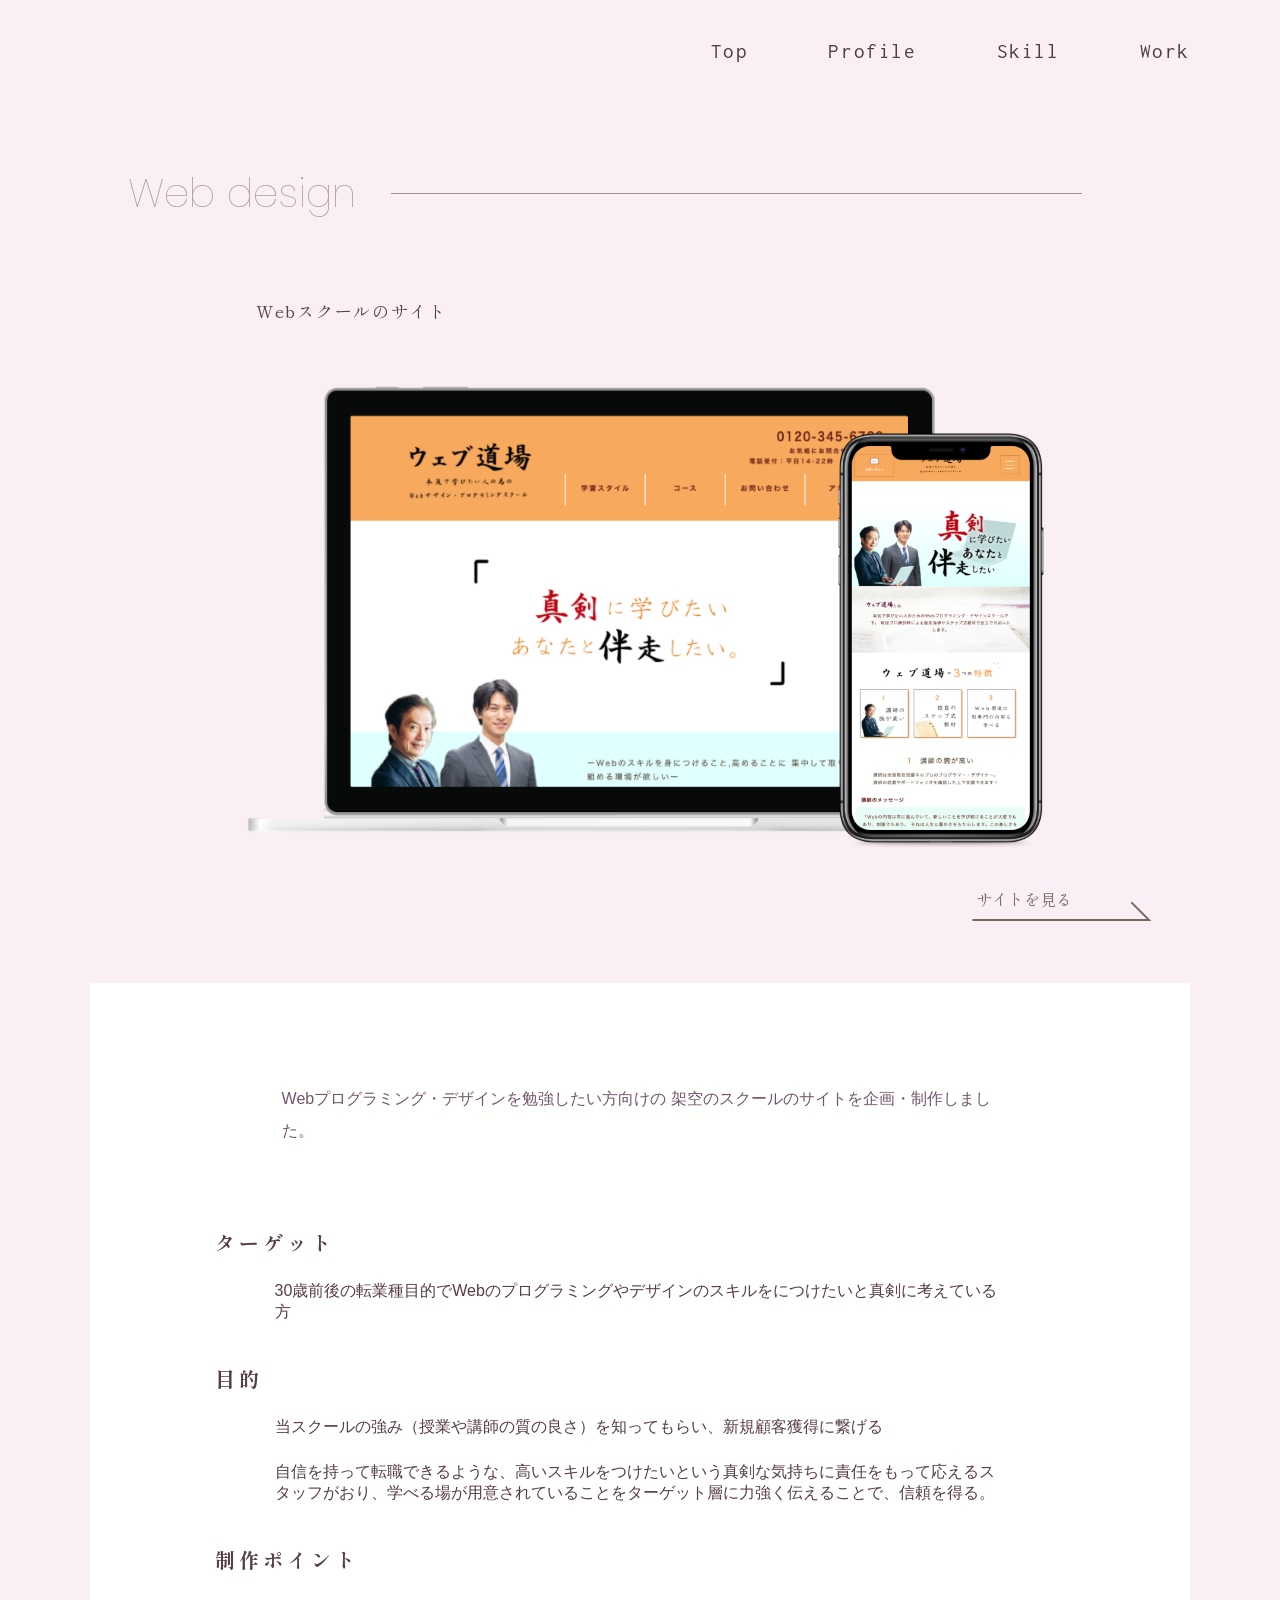
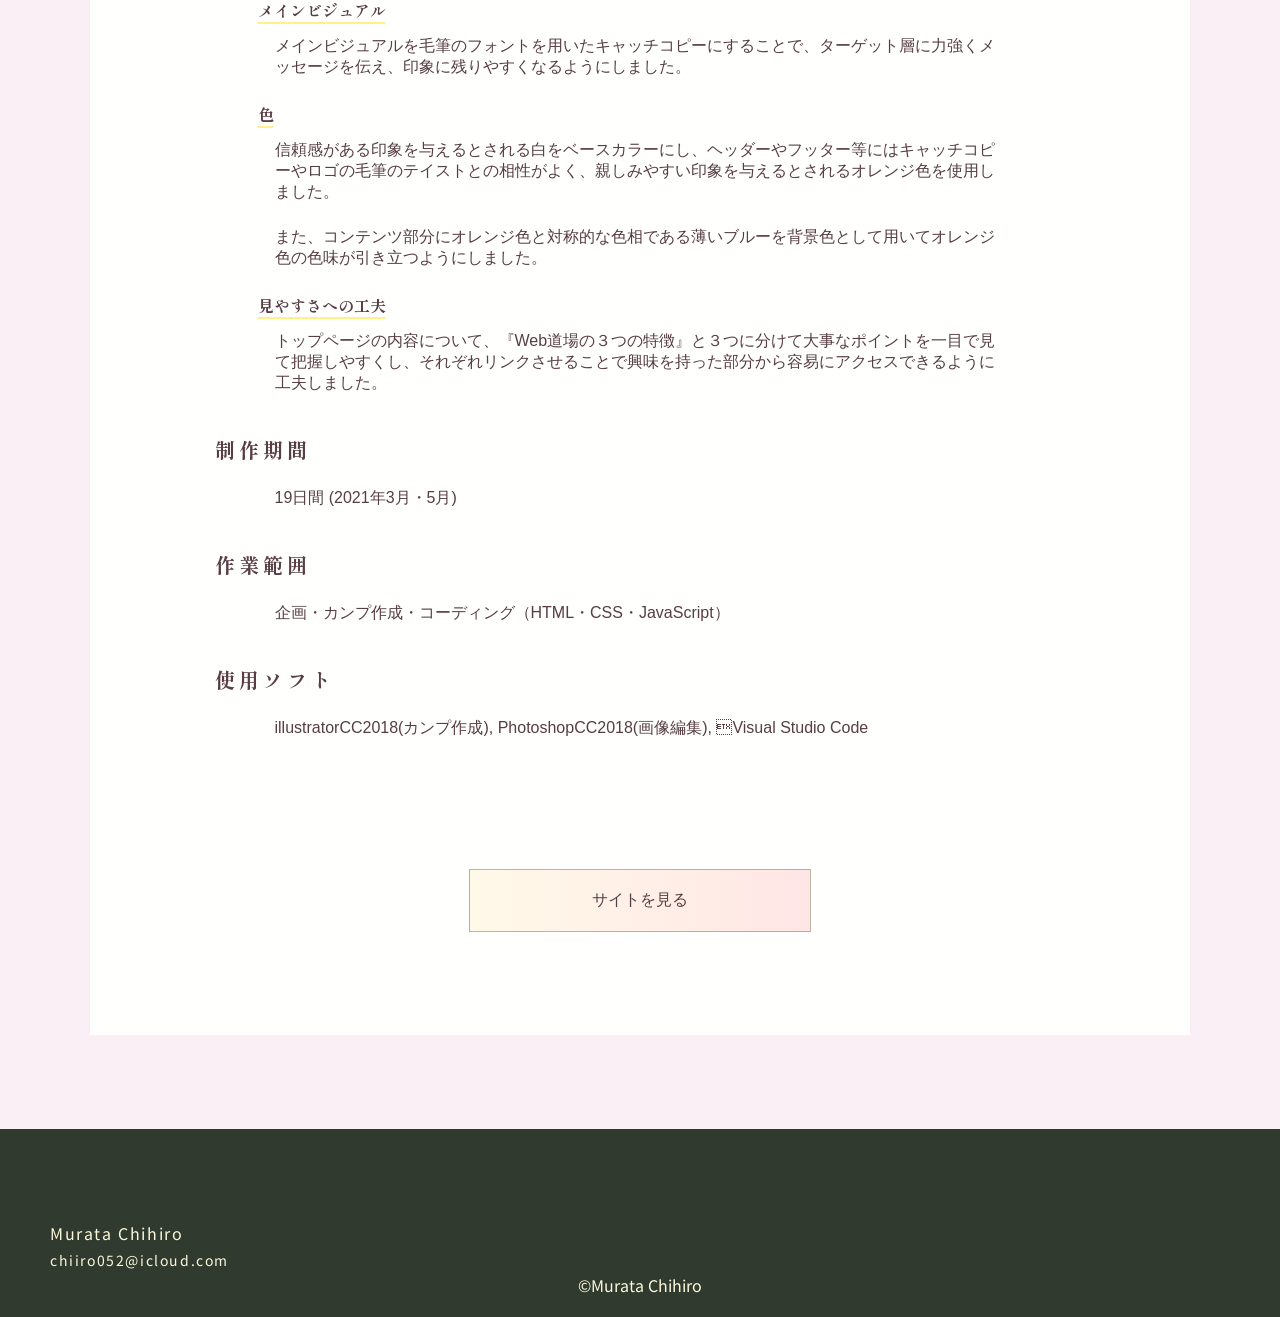
<file: portfolio-webdojo.html>
<!DOCTYPE html>
<html lang="ja">
<head>
    <meta charset="UTF-8">
    <meta http-equiv="X-UA-Compatible" content="IE=edge">
    <meta name="viewport" content="width=device-width, initial-scale=1.0">
    <title>Chihiro's Portfolio</title>
    <link rel="shortcut icon" href="img/C-icon.svg" type="image/svg+xml">
    <link rel="preconnect" href="https://fonts.googleapis.com">
<link rel="preconnect" href="https://fonts.gstatic.com" crossorigin>
<link href="https://fonts.googleapis.com/css2?family=Inconsolata:wght@500&family=Noto+Sans+JP:wght@100&family=Poppins:wght@100;200&family=Shippori+Mincho&display=swap" rel="stylesheet">
<link rel="stylesheet" href="portfolio.css">
</head>
<body id="webdojo" class="portfolio-body portfolio-webdesign-body">
    <header>
        <div class="nav-wrapper">
            <nav class="header-nav">
                <ul class="nav-list">
                    <li class="nav-item"><a href="index.html#index">Top</a></li>
                    <li class="nav-item"><a href="index.html#profile">Profile</a></li>
                    <li class="nav-item"><a href="index.html#skill">Skill</a></li>
                    <li class="nav-item"><a href="index.html#work">Work</a></li>
                </ul>
            </nav>
        </div>
        <!--ハンバーガーメニュー-->
        <div class="bar_nav-wrapper">
            <nav class="bar_header-nav">
                <ul class="bar_nav-list">
                    <li class="bar_nav-item"><a href="index.html">Home</a></li>
                    <li class="bar_nav-item"><a href="index.html#profile">Profile</a></li>
                    <li class="bar_nav-item"><a href="index.html#skill">Skill</a></li>
                    <li class="bar_nav-item">
                        <a class="bar_nav-item-work-parent" href="index.html#work">Work</a>
                        <dl>
                            <dt><a class="bar_nav-item-work-child" href="index.html#webdesign">- Web Design -</a></dt>
                                <dd ><a class="bar_nav-item-work-child-child" href="portfolio-webdojo.html">Web school site</a></dd>
                                <dd ><a class="bar_nav-item-work-child-child" href="portfolio-portfoliosite.html">portfolio site</a></dd>
                                <dd ><a class="bar_nav-item-work-child-child" href="tatamistore.html">Tatami store site</a></dd>
                        
                        <dt><a class="bar_nav-item-work-child" href="index.html#graphicdesign">- Graphic Design -</a></dt>
                        <dd><a class="bar_nav-item-work-child-child" href="portfolio-businesscard.html">Businesscard</a></dd>
                        <dd><a class="bar_nav-item-work-child-child" href="portfolio-postcard.html">Postcard</a></dd>
                        <dd><a class="bar_nav-item-work-child-child" href="portfolio-package.html">Package</a></dd>
                        <dd><a class="bar_nav-item-work-child-child" href="portfolio-flyer.html">Flyer</a></dd>
                    </dl>
                    </li>
                
        </div>
            <!--  /ナビ表示時 ナビの外をクリックしたら閉じるようにする用 -->
            <span class="nav_bg"></span>
        <div class="burger-wrapper">
            <div class="burger-btn">
                <span class="bars">
                    <span class="bar bar-top"></span>
                    <span class="bar bar-mid"></span>
                    <span class="bar bar-bottom"></span>
                </span>
            </div>
        </div>
        </header>
    <main>
        <h2 class="category">Web design</h2>
        <h3>Webスクールのサイト</h3>
        <p class="main-image main-image-webdojo">
            <img class="webdesign-mockup-img-PC" src="img/shotsnapp-webdojo.png" alt="架空サイトウェブ道場のファーストビュー">
            <img class="webdesign-mockup-img-SP" src="img/shotsnapp-webdojo_iPhoneX.png">
        </p>
        <a href="https://jcgjgh5qh5-code.github.io/sample-webdojo/" target="_blank"><p class="link-site-before-content">サイトを見る</p></a>
        <div class="portfolio-content-wrapper">
            <p class="intro-sentence">
                Webプログラミング・デザインを勉強したい方向けの
                架空のスクールのサイトを企画・制作しました。
            </p>
                <div class="portfolio-content">
                    <h4>ターゲット</h4>
                        <p>
                            30歳前後の転業種目的でWebのプログラミングやデザインのスキルをにつけたいと真剣に考えている方
                        </p>

                    <h4>目的</h4>
                        <p>当スクールの強み（授業や講師の質の良さ）を知ってもらい、新規顧客獲得に繋げる</p>
                        <p>自信を持って転職できるような、高いスキルをつけたいという真剣な気持ちに責任をもって応えるスタッフがおり、学べる場が用意されていることをターゲット層に力強く伝えることで、信頼を得る。</p>

                    <h4>制作ポイント</h4>
                        <h5>メインビジュアル</h5>
                            <p>メインビジュアルを毛筆のフォントを用いたキャッチコピーにすることで、ターゲット層に力強くメッセージを伝え、印象に残りやすくなるようにしました。</p>
                        <h5>色</h5>
                        <p>信頼感がある印象を与えるとされる白をベースカラーにし、ヘッダーやフッター等にはキャッチコピーやロゴの毛筆のテイストとの相性がよく、親しみやすい印象を与えるとされるオレンジ色を使用しました。</p>
                            <p>また、コンテンツ部分にオレンジ色と対称的な色相である薄いブルーを背景色として用いてオレンジ色の色味が引き立つようにしました。</p>
                        <h5>見やすさへの工夫</h5>
                            <p>
                                トップページの内容について、『Web道場の３つの特徴』と３つに分けて大事なポイントを一目で見て把握しやすくし、それぞれリンクさせることで興味を持った部分から容易にアクセスできるように工夫しました。
                            </p>
                    <h4>制作期間</h4>
                            <p>19日間 (2021年3月・5月)</p>
                    <h4>作業範囲</h4>
                            <p>企画・カンプ作成・コーディング（HTML・CSS・JavaScript）</p>
                    <h4>使用ソフト</h4>
                            <p>illustratorCC2018(カンプ作成), PhotoshopCC2018(画像編集), Visual Studio Code </p>
                            
        
                           <a href="https://jcgjgh5qh5-code.github.io/sample-webdojo/"> 
                            <div class="link-site-after-content" target="_blank">サイトを見る</div>
                        </a>
        </div>
         <!--上に戻るボタン-->
         <p class="link-top-btn"><img src="img/topbtn.png" alt=""></p>
    </main>
    
    <footer>
        <div class="footer-contact">
            <p>Murata Chihiro</p>
            <p class="footer-email">chiiro052&#64;icloud.com</p>
        </div>
        <p class="copyright"><small>&copy;Murata Chihiro</small></p>
    </footer>
    <script type="text/javascript" src="http://ajax.googleapis.com/ajax/libs/jquery/1.9.1/jquery.min.js"></script>
    <script type="text/javascript" src="script.js"></script></footer>
</body>
</html>
</file>
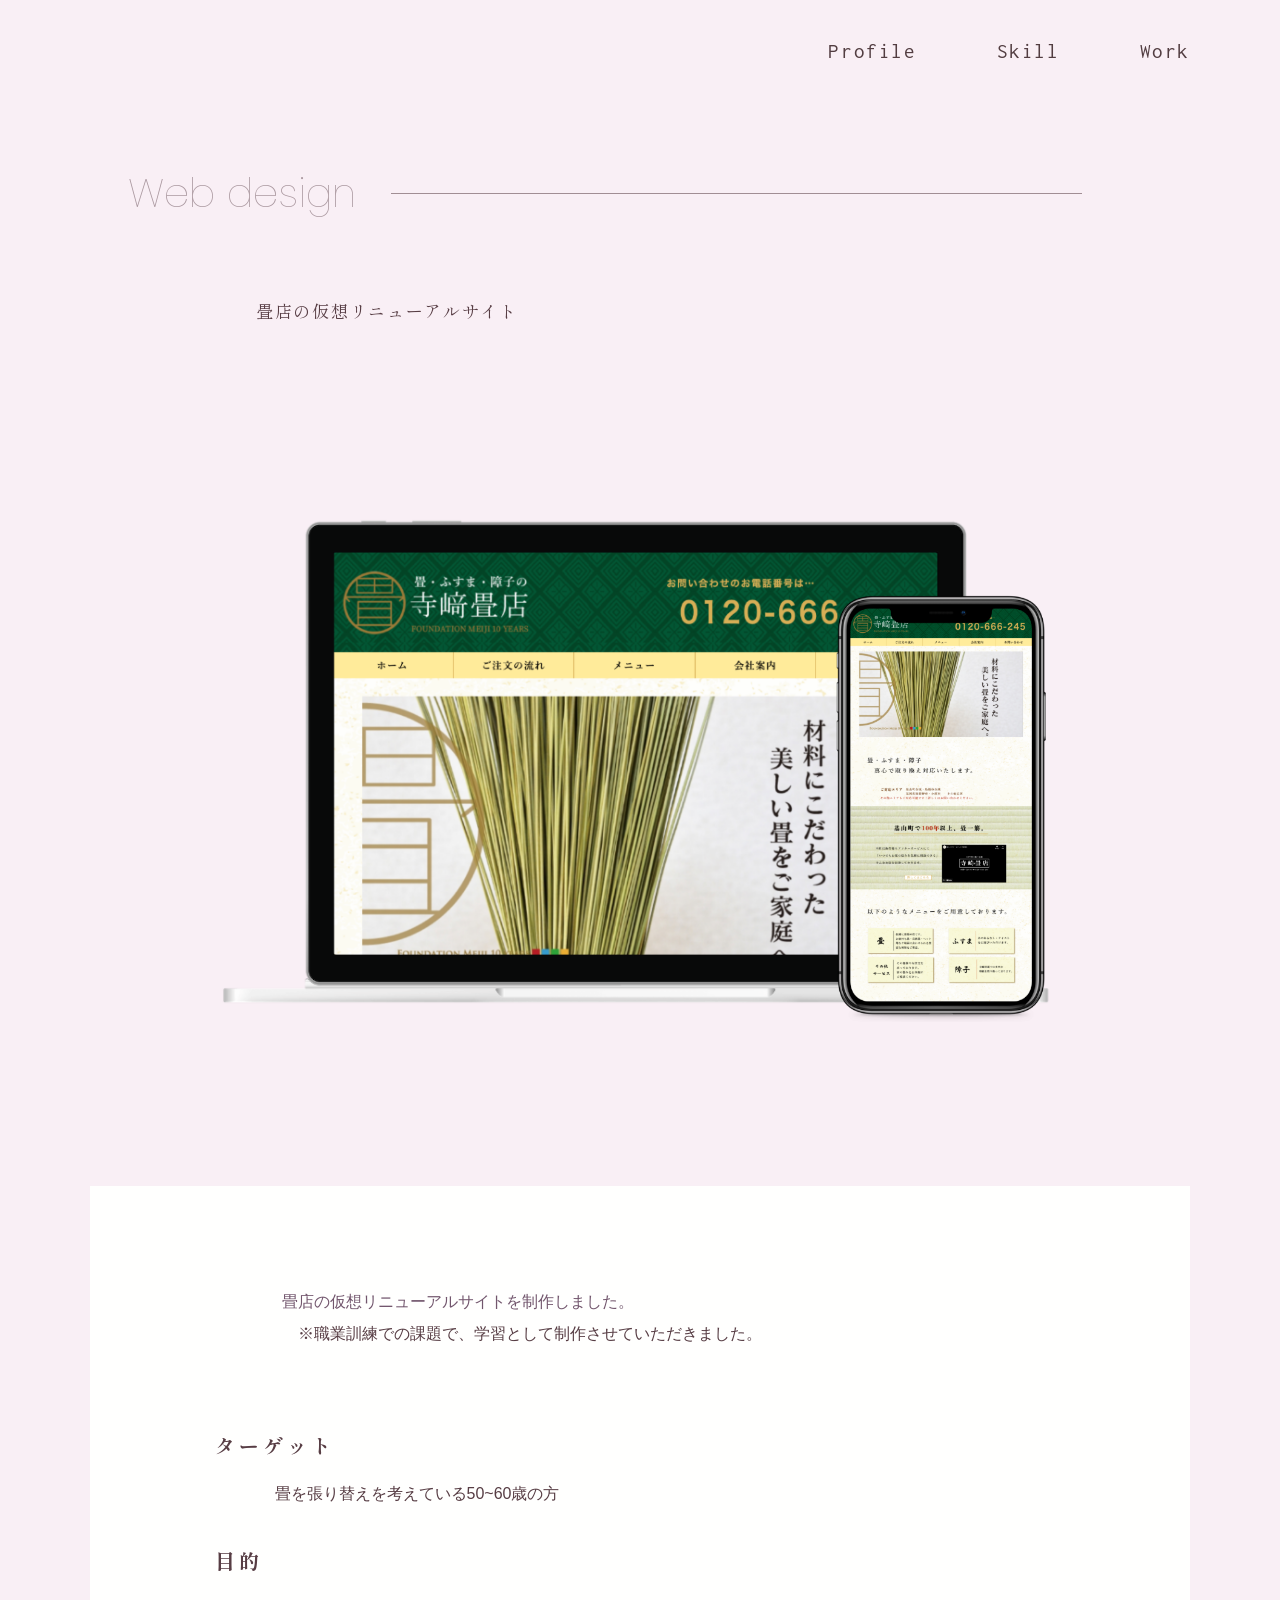
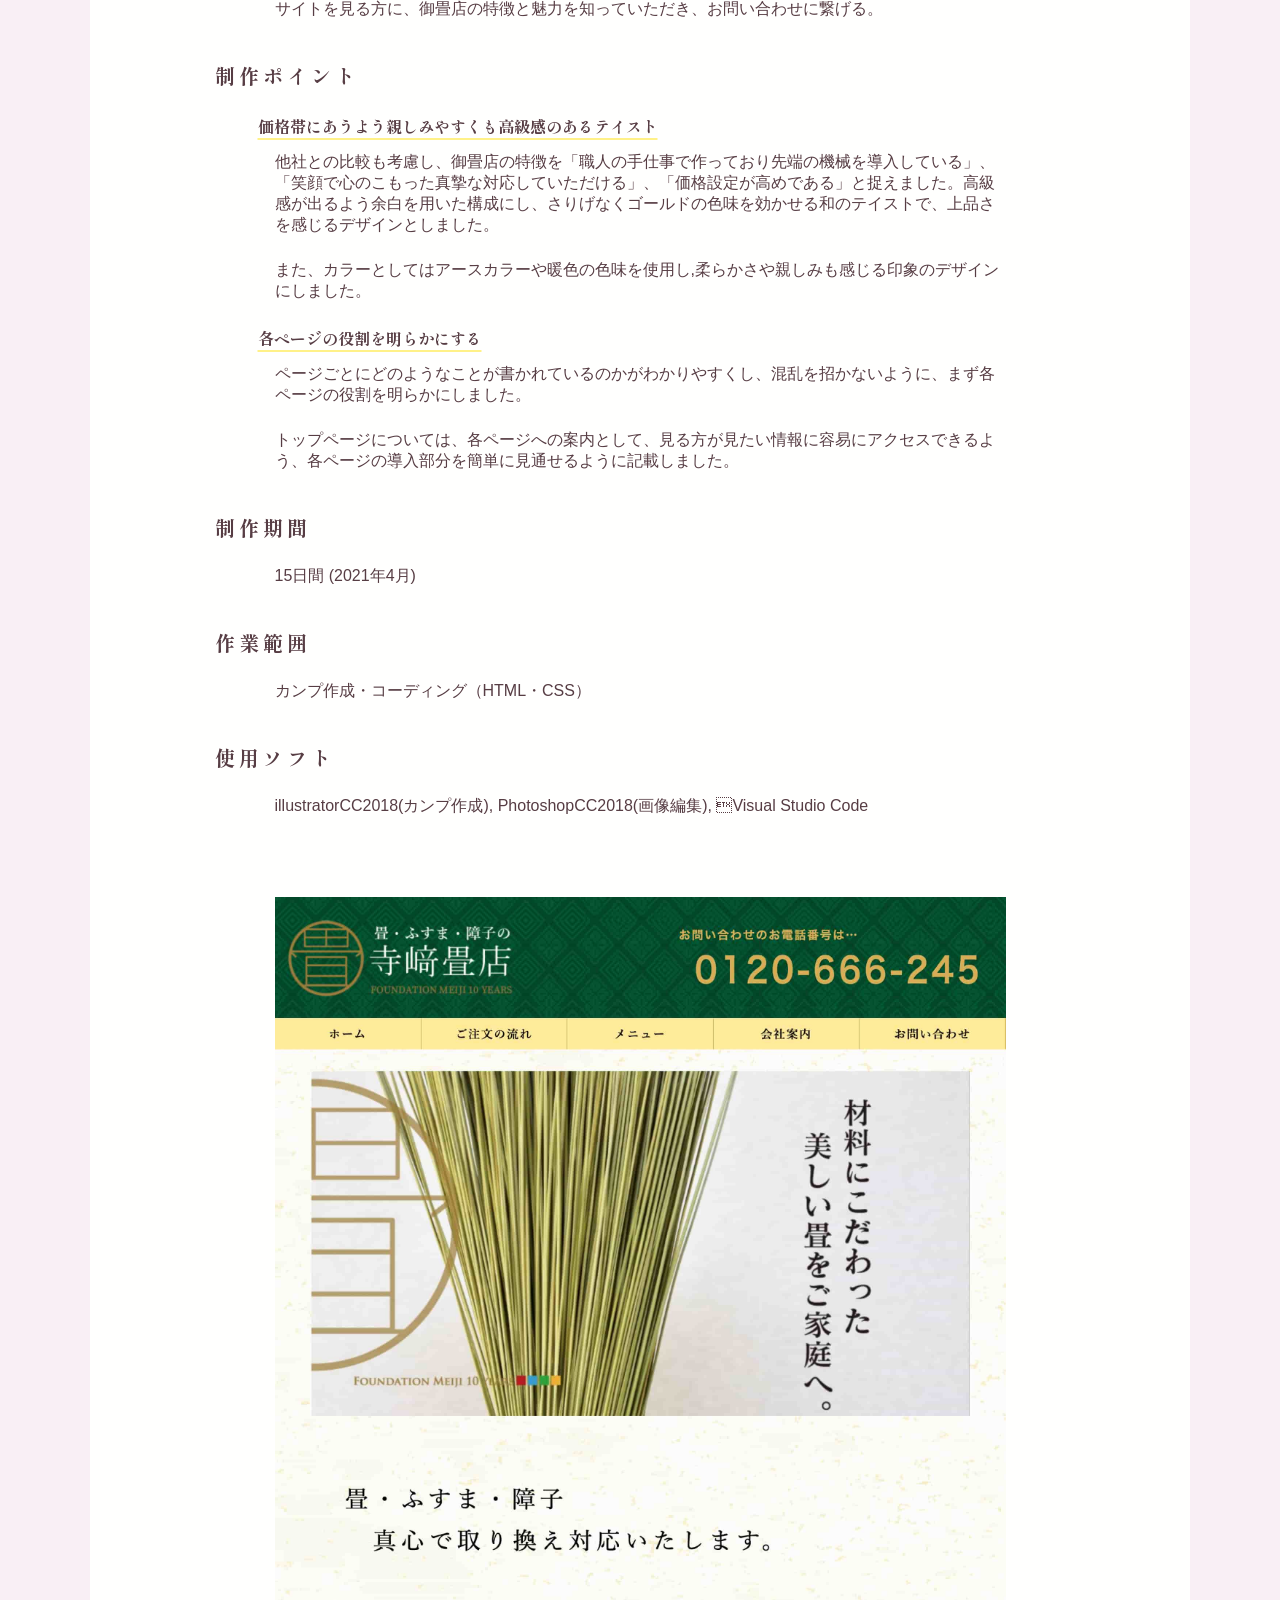
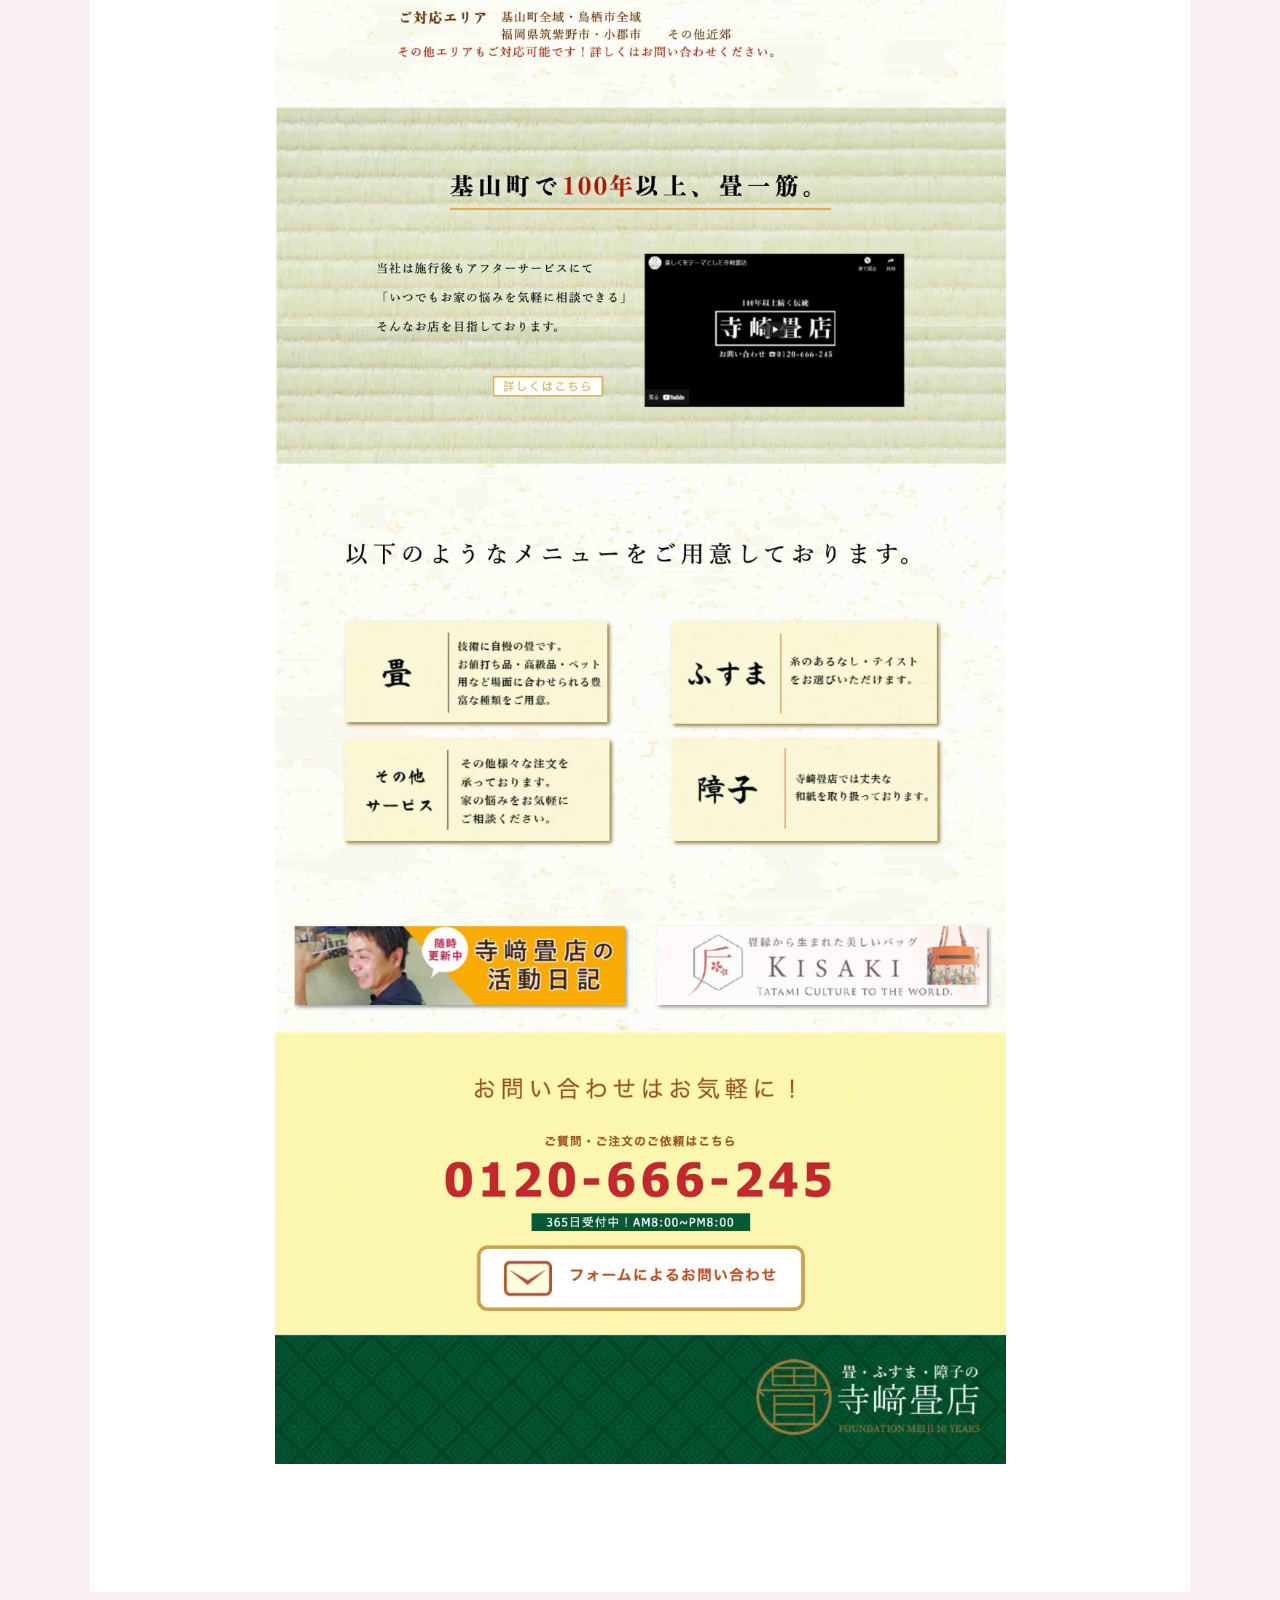
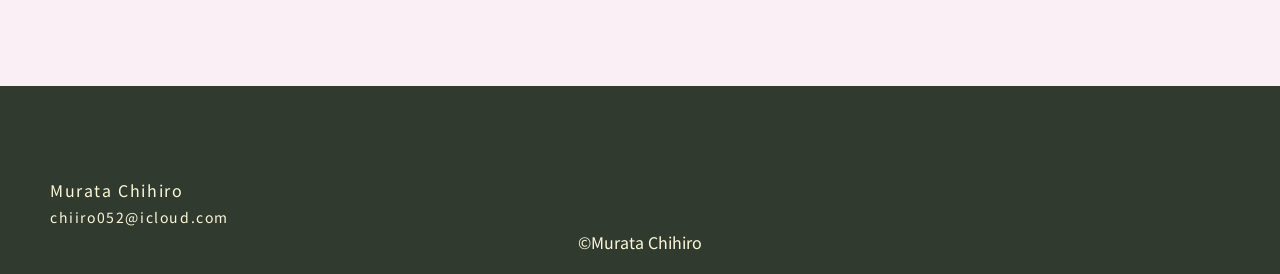
<file: tatamistore.html>
<!DOCTYPE html>
<html lang="ja">
<head>
    <meta charset="UTF-8">
    <meta http-equiv="X-UA-Compatible" content="IE=edge">
    <meta name="viewport" content="width=device-width, initial-scale=1.0">
    <title>Chihiro's Portfolio</title>
    <link rel="shortcut icon" href="img/C-icon.svg" type="image/svg+xml">
    <link rel="preconnect" href="https://fonts.googleapis.com">
    <link rel="preconnect" href="https://fonts.gstatic.com" crossorigin>
    <link href="https://fonts.googleapis.com/css2?family=Inconsolata:wght@500&family=Noto+Sans+JP:wght@100&family=Poppins:wght@100;200&family=Shippori+Mincho&display=swap" rel="stylesheet">
    <link rel="stylesheet" href="portfolio.css">
</head>
<body id="tatamistore" class="portfolio-body portfolio-webdesign-body">
    <header>
        <div class="nav-wrapper">
            <nav class="header-nav">
                <ul class="nav-list">
                    <li class="nav-item"><a href="index.html#profile">Profile</a></li>
                    <li class="nav-item"><a href="index.html#skill">Skill</a></li>
                    <li class="nav-item"><a href="index.html#work">Work</a></li>
                </ul>
            </nav>
        </div>
        <!--ハンバーガーメニュー-->
        <div class="bar_nav-wrapper">
            <nav class="bar_header-nav">
                <ul class="bar_nav-list">
                    <li class="bar_nav-item"><a href="index.html">Home</a></li>
                    <li class="bar_nav-item"><a href="index.html#profile">Profile</a></li>
                    <li class="bar_nav-item"><a href="index.html#skill">Skill</a></li>
                    <li class="bar_nav-item">
                        <a class="bar_nav-item-work-parent" href="index.html#work">Work</a>
                        <dl>
                            <dt><a class="bar_nav-item-work-child" href="index.html#webdesign">- Web Design -</a></dt>
                                <dd ><a class="bar_nav-item-work-child-child" href="portfolio-webdojo.html">Web school site</a></dd>
                                <dd ><a class="bar_nav-item-work-child-child" href="portfolio-portfoliosite.html">portfolio site</a></dd>
                                <dd ><a class="bar_nav-item-work-child-child" href="tatamistore.html">Tatami store site</a></dd>
                        
                        <dt><a class="bar_nav-item-work-child" href="index.html#graphicdesign">- Graphic Design -</a></dt>
                        <dd><a class="bar_nav-item-work-child-child" href="portfolio-businesscard.html">Businesscard</a></dd>
                        <dd><a class="bar_nav-item-work-child-child" href="portfolio-postcard.html">Postcard</a></dd>
                        <dd><a class="bar_nav-item-work-child-child" href="portfolio-package.html">Package</a></dd>
                        <dd><a class="bar_nav-item-work-child-child" href="portfolio-flyer.html">Flyer</a></dd>
                    </dl>
                    </li>
                
        </div>
            <!--  /ナビ表示時 ナビの外をクリックしたら閉じるようにする用 -->
            <span class="nav_bg"></span>
        <div class="burger-wrapper">
            <div class="burger-btn">
                <span class="bars">
                    <span class="bar bar-top"></span>
                    <span class="bar bar-mid"></span>
                    <span class="bar bar-bottom"></span>
                </span>
            </div>
        </div>
        </header>
    <main>
        <h2 class="category">Web design</h2>
        <h3>畳店の仮想リニューアルサイト</h3>
        <p class="main-image main-image-tatamistore wrapper-main-image-portfoliosite">
            <img class="webdesign-mockup-img-PC" src="img/shotsnapp-tatamistore.png" alt="畳店の仮想リニューアルサイトのパソコンのファーストビュー">
            <img class="webdesign-mockup-img-SP" src="img/shotsnapp-tatamistore_iPhoneX.png" alt="畳店の仮想リニューアルサイトのiPhoneXのファーストビュー">
        </p>
        <div class="portfolio-content-wrapper">
            <div class="intro-sentence">
                畳店の仮想リニューアルサイトを制作しました。
                <p>　※職業訓練での課題で、学習として制作させていただきました。</p>
            </div>
                <div class="portfolio-content">
                    <h4>ターゲット</h4>
                        <p>
                            畳を張り替えを考えている50~60歳の方
                        </p>

                    <h4>目的</h4>
                        <p>サイトを見る方に、御畳店の特徴と魅力を知っていただき、お問い合わせに繋げる。</p>

                    <h4>制作ポイント</h4>
                        <h5>価格帯にあうよう親しみやすくも高級感のあるテイスト</h5>
                            <p>他社との比較も考慮し、御畳店の特徴を「職人の手仕事で作っており先端の機械を導入している」、「笑顔で心のこもった真摯な対応していただける」、「価格設定が高めである」と捉えました。高級感が出るよう余白を用いた構成にし、さりげなくゴールドの色味を効かせる和のテイストで、上品さを感じるデザインとしました。</p>
                            <p>また、カラーとしてはアースカラーや暖色の色味を使用し,柔らかさや親しみも感じる印象のデザインにしました。</p>
                        <h5>各ページの役割を明らかにする</h5>
                        <p>ページごとにどのようなことが書かれているのかがわかりやすくし、混乱を招かないように、まず各ページの役割を明らかにしました。</p>
                             <p>トップページについては、各ページへの案内として、見る方が見たい情報に容易にアクセスできるよう、各ページの導入部分を簡単に見通せるように記載しました。</p>
                       
                    <h4>制作期間</h4>
                            <p>15日間 (2021年4月)</p>
                    <h4>作業範囲</h4>
                            <p>カンプ作成・コーディング（HTML・CSS）</p>
                    <h4>使用ソフト</h4>
                            <p>illustratorCC2018(カンプ作成), PhotoshopCC2018(画像編集), Visual Studio Code </p>
                            
                        <p class="tatamistore-screencapture"><img src="img/screencapture-tatamistore-toppage.jpg" alt="畳店の仮想リニューアルサイトのtoppageスクリーンショット"></p>
        </div>
         <!--上に戻るボタン-->
         <p class="link-top-btn"><img src="img/topbtn.png" alt=""></p>
    </main>
    
    <footer>
        <div class="footer-contact">
            <p>Murata Chihiro</p>
            <p class="footer-email">chiiro052&#64;icloud.com</p>
        </div>
        <p class="copyright"><small>&copy;Murata Chihiro</small></p>
    </footer>
    <script type="text/javascript" src="http://ajax.googleapis.com/ajax/libs/jquery/1.9.1/jquery.min.js"></script>
    <script type="text/javascript" src="script.js"></script></footer>
</body>
</html>
</file>
<file: portfolio.css>
@charset "UTF-8";
/*----------------------
        base
----------------------*/
*{
    margin:0;
    padding:0;
    font-size:100%;
    font-family: "Yu Gothic Medium", "游ゴシック Medium", YuGothic, "游ゴシック体","Hiragino Kaku Gothic Pro", "ヒラギノ角ゴ Pro", "メイリオ", sans-serif;
    color:#573d44;
    
}
li{
    list-style-type: none;
}
a{
    text-decoration: none;
}
img{
    max-width:100%;
}
/*=======================================
                共通部分
========================================*/
/*------------------------
          nav
------------------------*/
.nav-list{
    display: flex;
    justify-content: flex-end;
    padding-top:40px;
    padding-right:20px;
    max-width:1200px;
    margin:0 auto;

}
.nav-list a{
    letter-spacing: 0.1rem;
    text-decoration: none;
    color:#523d41;
    padding:0 40px;
    font-size: 21px;
    font-weight: 400;
    font-family: 'Inconsolata', monospace;
}
.nav-item::after{
    content:'';
    width: 0%;
    height:2px;
    background: #523d41;
    display: block;
    margin: 5px auto 0;
    
    
}
.nav-item:hover::after{
    width:60%;
    transition:0.5s;
}
    
  
nav ul li:hover::after{
    width:60%;
    transition:0.5s;
}
.portfolio-body nav{
    margin-bottom:94px;
}

/*------------------------------
            ハンバーガーメニュー
    ------------------------------*/
    /* 注：z-indexの値について

    * 1 businesscardの裏
    * 2 businesscardの表
    * 3　ハンバーガーによるスライドメニューの全体
    * 4　ハンバーガーボタン
                                */
    
    .burger-btn{
    background:rgb(252, 249, 232);
    width: 60px;      
    height: 60px;      
    position: fixed;     
    box-shadow: 0px 0px 5px rgba(177, 143, 81, 0.5); 
    top:2%;
    right:2%;
    z-index: 25;
    border:none;
    margin-right:0;
    margin-left:auto;
    display:none;
    cursor:pointer;
    transition: ease-in;
    }
    .active{
    opacity:0.95;
    display:block;
    transition: ease-in;
    }
    .bar{
    width:30px;
    height:2px;
    display: block;
    position: absolute;
    left: 50%;      
    transform: translateX(-50%);      
    background-color: #523d41bd;  
    }
    .bar-top{
    top:17px;
    }
    .bar-mid{
    top:50%;
    transform: (-50%,-50%);
    }
    .bar-bottom{
    bottom:17px;
    }

    /*ハンバーガーメニュー閉じる*/
    .burger-btn.close{
    box-shadow:none;
    }
    .burger-btn.close .bar-top{      
    transform: translate(-50%,17px) rotate(45deg);      
    transition: transform .3s;    
    }    
    .burger-btn.close .bar-mid{      
    opacity: 0;       
    transition: opacity .3s;    
    }    
    .burger-btn.close .bar-bottom{      
    transform: translate(-50%,-7px) rotate(-45deg);      
    transition: transform .3s;    
    }

    .bar_nav-wrapper{   
    transform: translateX(100%);  
    width: 30vw;      
    height: 100vh;      
    position: fixed;      
    top: 0;      
    right: 0;       
    z-index: 20;  
    transition: .5s;   
    }

    .bar_nav-wrapper.slide-in{      
    transform: translateX(0%);      
    transition: .4s;     
    }     
    /* ナビ表示時 ナビの外をクリックしたら閉じる。 */
    .nav_bg.open{
        display:block;
        width:100vw;
        height:100vh;
        position: fixed;
        left:0;
        top:0;
        z-index:10;
      }

    .bar_header-nav{        
    width: 100%;        
    height: 100%;        
    background-color:rgb(252, 249, 232); 
    opacity: 0.95;       
    z-index: 3;      
    }   
    .bar_nav-list{
        padding-top:11vh;
    }
    .bar_nav-item>a{
        font-family: 'Poppins', sans-serif;
        display: block;
        cursor: pointer;
        padding:10px 30px;
        font-size: 21px;
        font-weight: 200;
        text-align: center;
    }  
    .bar_nav-list a{
    font-family: 'Poppins', sans-serif;
    }
    a[class*="bar_nav-item-work"] p{
    font-family: 'Poppins', sans-serif;
    }
    a.bar_nav-item-work-child{
        display: block;
    padding:10px 40px 0px;
    font-size: 16px;
    font-weight:600;
    text-align: center;
    }
    a.bar_nav-item-work-child-child{
    display:block;
        font-family: 'Poppins', sans-serif;
        font-size:15px;
        padding: 10px 0 10px 35%;
    }
    a.bar_nav-item-work-child-child:last-of-type{
        padding-bottom:0;
    }
    .bar_header-nav.bar_nav-list{        
    display: block;        
    position: absolute;        
    top: 50%;        
    left: 50%;        
    transform: translate(-50%,-50%);        
    text-align: center;      
    }
    .bar_nav-list a:hover{
        color:#b86e4c;
    }
    .bar_header-nav.bar_nav-item{        
    margin-right: 0;        
    margin-bottom: 40px;      
    }
    .bar_nav-wrapper.noscroll{
    overflow: hidden;
    }
/*----------------------------
        その他共通部分
----------------------------*/
    /* 周りの紫色の背景 */
body{
    background-color: #f9eff5;
}
.alignCenter{
    text-align: center;
}
    /*コンテント部分　白色の背景*/
.portfolio-content-wrapper{
    background-color: rgb(255, 255, 254);
    width:70%;
    margin:auto;
    margin-bottom:94px;
    padding:100px 8%;
    
}
.portfolio-content{
    max-width:850px;
    margin:auto;
}
.portfolio-graphicdesign-body .portfolio-content-wrapper{
    padding-bottom:130px;
}
    /*最初の概要説明の一文*/
.intro-sentence{
    padding:0 10%;
    margin-bottom:64px;
    line-height: 2;
    color:#72566d;
}
    /* 作品画像 */
.main-image{
    text-align: center;
}

.category{
    color: #573d447e;
    padding-left: 10vw;
    margin-bottom: 75px;
    font-weight: 100;
    font-size: 40px;
    font-family: 'Poppins', sans-serif;
    display:flex;
    align-items: center;
}
.category::after{
    content:"";
    background-color: #573d448a;
    height:1px;
    margin-left:3%;
    width:60%;
}
        /*  web用「サイトを見る」ボタン    */
.link-site-before-content{
    width:176px;
    margin-left:auto;
    margin-right:10%;
    margin-bottom:62px;
}
.link-site-before-content{
    padding-left:40px;
   padding-bottom:10px;
   font-family: 'Shippori Mincho', serif;
   color:#77685d;
   background-image: url(img/portfolio-sitelink_line.png);
   background-repeat: no-repeat;
   background-position: right 0 bottom 0;
}
.link-site-before-content img{
    vertical-align: bottom;
} 
.link-site-before-content:hover {
    margin-right:9.7%;
}

/* ----------- 内容 -------------  */
/* 作品名 */
h3{
    font-family: 'Shippori Mincho', serif;
    font-weight:600;
    max-width:1100px;
    width:60%;
    letter-spacing:0.1em;
    font-weight:200;
    font-size:17px;
    margin:auto;
}
/*作品画像*/
.main-image{
    padding:7%;
}
/*　内容の見出し「ターゲット」「目的」など*/
h4{
    font-family: 'Shippori Mincho', serif;
    font-size:20px;
    letter-spacing: 0.2em;
    margin-bottom:24px;
    padding-top:17px;
}
/* 小見出し( 制作ポイント の内容を分ける ) */
h5{

    font-family: 'Shippori Mincho', serif;
    padding:0 5% 14px;
    text-decoration:underline #fff188 solid 2px;
    text-underline-offset: 0.3em;;
}
.portfolio-content p{
    margin-bottom:24px;
    font-size:16px;
    padding:0 7%;
}
/*  web用「サイトをみる」ボタン（last） */
.link-site-after-content{
    margin:130px auto 3px;
    text-align: center;
    width:40%;
    font-size: 16px;
    padding:20px 0;
    border:#77685d7a 1px solid;
    background: -moz-linear-gradient(left, #fff9e8, #ffe6e6);
    background: -webkit-linear-gradient(left, #fff9e8, #ffe6e6);
    background: linear-gradient(to right, #fff9e8, #ffe6e6);
}
.link-site-after-content:hover{
   filter:hue-rotate(40deg);
}
/*------------------------------------
            上に戻るボタン
-------------------------------------*/
.link-top-btn{
    position: fixed;
    right:0;
    bottom:0;
    filter:drop-shadow(0 0 5px #f1cfe4);
    padding:20px;
    /*非表示に*/
    opacity:0;
    visibility: hidden;
    transition: .3s;
}
.link-top-btn:hover{
    opacity:0.6;
    cursor: pointer;
}
/*jQueryにて付与し表示させる*/
.active{
    opacity:1;
    visibility: visible;
}
/*---------------------------
          footer
----------------------------*/
footer{
    background-color: #303a2f;
    height:128px;
    padding:30px;
}
.footer-contact{
    margin-top:60px;
    margin-left:20px;
    letter-spacing: 0.1rem;
    line-height: 1.8;
}
.footer-email{
    font-size:14px;
}
footer div p,footer p small{
    font-weight: thinner;
    color: rgb(252, 248, 218);
    font-family: 'Noto Sans JP', sans-serif;
}
.copyright{
    text-align: center;
}

/*========== web design ============*/
.wrapper-main-image-portfoliosite{
    position: relative;
}
.webdesign-mockup-img-SP{
    position:absolute;
    bottom:19%;
    right:18%;
    width:17vw;
}
#portfoliosite .webdesign-mockup-img-SP{
    bottom:17%;
}
#portfoliosite .webdesign-mockup-img-PC{
    width:70%;
}
    /*-----------------------------
                webdojo
    ------------------------------*/
    #webdojo .main-image {
        padding:0;
        position: relative;
   }
    #webdojo .main-image .webdesign-mockup-img-PC{
        width:65%;
    }
    #webdojo .main-image .webdesign-mockup-img-SP{
        bottom:7%;
    }
    /*-----------------------------
            tatamistore
    ------------------------------*/
.tatamistore-screencapture{
    margin-top:80px;
}
#tatamistore .webdesign-mockup-img-PC{
    width:80%;
}


/*==================================
          Graphic Design 
==================================*/
    #postcard .main-image img,#businesscard .main-image img
    {
        width:70%;
    }
    #flyer .main-image{
        padding:10%;
    }
    #flyer .main-image img{
        width:50%;
    }
     /*-----------------------------
              businesscard
    ------------------------------*/
   
    #businesscard .main-image,#flyer .main-image{
        padding-bottom:12%;
    }
      /*-----------------------------
              postcard
    ------------------------------*/
    #postcard .main-image p{
        text-align:right;
    }
    /*-----------------------------
                Package
    ------------------------------*/
    #package h3{
        padding-bottom:80px;
    }
    #package .intro-sentence{
        margin-bottom:30px;
    }
    .img-package-front-decoration{
    filter:saturate(1.05)brightness(1.05)opacity(0.9);
    }
    .img-package-front-normal{
        filter:saturate(0.95)brightness(1.1)opacity(0.9);
    }
    .wrapper-img-package-reverse{
        width:55%;
        margin-top:20px;
    }
    .wrapper-img-package-side{
        width:40%;
        margin-top:30px;
    }
    .wrapper-img-package-front{
        width:70%;
        margin:auto;
    }
    .package-reverse-side-wrapper{
        display: flex;
        justify-content: space-between;
        width:90%;
        margin-bottom:70px;
    }
    #package .package-desc>p{
        text-align:center;
    }
    .package-caption{
        font-size: 14px;
        margin-top:42px;
    }
    .reverse-desc{
        margin:42px 0;
    }
    .package-side-desc{
        margin-top:15px;
        text-align: center;
    }
    /*-----------------------------
                flyer
    ------------------------------*/
    #flyer .main-image img{
        max-width:450px;
        transform: rotate(10deg);
    box-shadow:1px 1px 7px #573d44bb;   
    }
/*===================================
            screen 900
====================================*/
@media screen and (max-width:900px){
    /*ハンバーガーメニュー関連*/
    .bar_nav-item-work-parent p{
        font-size: 21px;
    }
    .bar_nav-wrapper{
        width: 50vw;
    }
    .bar_header-nav{
        width:50vw;
    }
    /*ハンバーガーメニュー関連　END*/
.portfolio-content-wrapper{
    width:auto;
    margin-bottom:0;
    padding-bottom: 90px;
}

.category::after{
    content:"";
    background-color: #573d448a;
    height:1px;
    margin-left:3%;
    width:40%;
}/*カテゴリの後の線をなしに*/
.category::after{
    display: none;
}
.link-site-after-content{
    width:70%;
}
footer{
    padding:10px;
    height:108px
    }
    .footer-contact {
        margin-top: 15px;
        margin-left: 20px;
    }
    .copyright{
        margin-top:20px;
    }
}

/*==================================
            screen 480
==================================*/
@media screen and (max-width:480px){
    
    .nav-list{
         justify-content: center;
        text-align: center;
        padding-right:0;
    }
    .nav-list a{
        display: block;
        font-size:14px;
        width:80px;
        padding:0;
    }
    /*ハンバーガーメニュー*/
    .bar_nav-wrapper{
        width: 100vw;

    }
    .bar_header-nav{
        width:100vw;
    }
    /*　header ハンバーガーメニュー　end */
    .portfolio-body nav{
        margin-bottom:30px;
    }
    .portfolio-content p{
        font-size:14px;
    }
    .category{
        font-size:24px;
        margin-bottom:30px;
    }
    h3{
        text-align: center;
        padding:0;
        font-size:14px;
    }
    
    h4{
        text-align: center;
        font-size:16px;
    }
    .link-site-before-content{
        font-size:14px;
        background-size:60%;
        width:100px;
    }
    #businesscard .main-image img, #postcard .main-image img{
        width:100%;
    }
    /* package 480 */
    #package h3{
        padding-bottom:45px;
    }
    .wrapper-img-package-front{
    width:90%;
}
}
/*==================================
         screen 480 END
==================================*/
</file>
